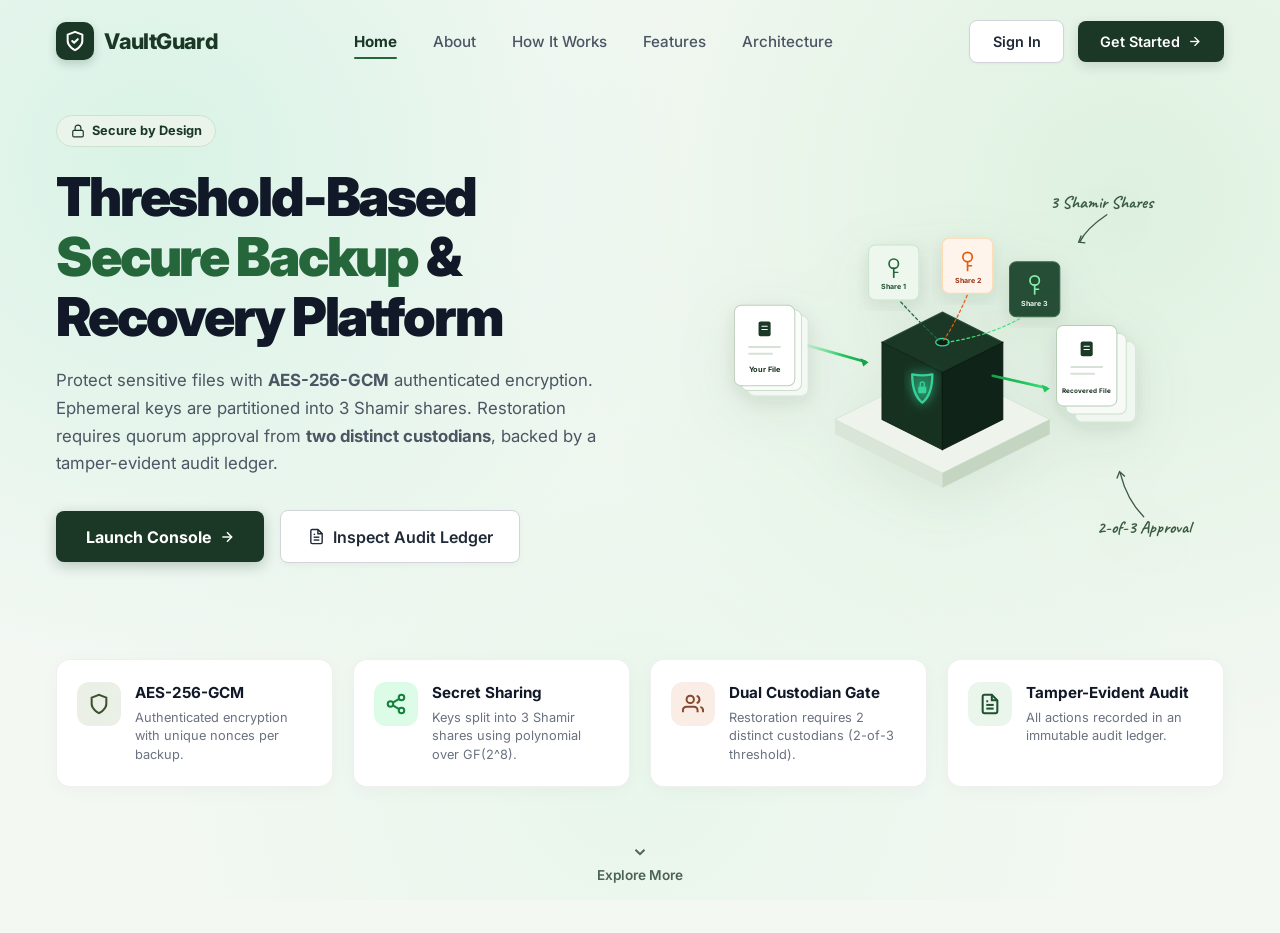
<file: frontend/index.html>
<!DOCTYPE html>
<html lang="en">
<head>
  <meta charset="UTF-8">
  <meta name="viewport" content="width=device-width, initial-scale=1.0">
  <title>VaultGuard — Threshold-Based Secure Backup & Recovery Platform</title>
  <link rel="preconnect" href="https://fonts.googleapis.com">
  <link rel="preconnect" href="https://fonts.gstatic.com" crossorigin>
  <link href="https://fonts.googleapis.com/css2?family=Caveat:wght@600;700&family=Inter:wght@400;500;600;700;800;900&family=JetBrains+Mono:wght@400;600&display=swap" rel="stylesheet">
  <link rel="stylesheet" href="assets/css/styles.css?v=2.0">
  <style>
    /* Reset & Core Defaults */
    * { margin: 0; padding: 0; box-sizing: border-box; }
    body.landing-page {
      font-family: 'Inter', -apple-system, BlinkMacSystemFont, "Segoe UI", Roboto, sans-serif;
      background-color: #f4f8f3;
      background-image: 
        radial-gradient(circle at 12% 18%, rgba(52, 211, 153, 0.14) 0%, transparent 40%),
        radial-gradient(circle at 88% 22%, rgba(200, 235, 205, 0.5) 0%, transparent 45%),
        radial-gradient(circle at 50% 85%, rgba(225, 245, 230, 0.6) 0%, transparent 55%);
      background-attachment: fixed;
      color: #0f172a;
      min-height: 100vh;
      display: flex;
      flex-direction: column;
      -webkit-font-smoothing: antialiased;
    }

    /* Landing Header Navigation */
    .landing-nav {
      display: flex;
      align-items: center;
      justify-content: space-between;
      padding: 1.25rem 3.5rem;
      max-width: 1440px;
      margin: 0 auto;
      width: 100%;
    }
    .landing-brand {
      display: flex;
      align-items: center;
      gap: 0.65rem;
      font-size: 1.35rem;
      font-weight: 800;
      color: #1b3826;
      text-decoration: none;
      letter-spacing: -0.03em;
    }
    .landing-brand-icon {
      width: 38px;
      height: 38px;
      background: #1b3826;
      border-radius: 10px;
      display: flex;
      align-items: center;
      justify-content: center;
      color: #ffffff;
      box-shadow: 0 4px 10px rgba(27, 56, 38, 0.2);
    }
    .landing-menu {
      display: flex;
      align-items: center;
      gap: 2.25rem;
      list-style: none;
      margin: 0;
      padding: 0;
    }
    .landing-menu-item a {
      color: #4b5563;
      font-size: 0.95rem;
      font-weight: 500;
      padding: 0.4rem 0;
      position: relative;
      text-decoration: none;
      transition: color 0.15s;
    }
    .landing-menu-item a:hover {
      color: #1b3826;
    }
    .landing-menu-item a.active {
      color: #1b3826;
      font-weight: 700;
    }
    .landing-menu-item a.active::after {
      content: '';
      position: absolute;
      bottom: -2px;
      left: 0;
      width: 100%;
      height: 2.5px;
      background-color: #25663a;
      border-radius: 2px;
    }
    .landing-auth-btns {
      display: flex;
      align-items: center;
      gap: 0.85rem;
    }
    .btn-landing-signin {
      padding: 0.6rem 1.4rem;
      border: 1px solid #d1d5db;
      border-radius: 8px;
      font-weight: 600;
      font-size: 0.9rem;
      color: #1f2937;
      background: #ffffff;
      text-decoration: none;
      box-shadow: 0 1px 3px rgba(0, 0, 0, 0.04);
      transition: all 0.15s;
    }
    .btn-landing-signin:hover {
      background: #f9fafb;
      border-color: #9ca3af;
    }
    .btn-landing-getstarted {
      padding: 0.6rem 1.4rem;
      border-radius: 8px;
      font-weight: 600;
      font-size: 0.9rem;
      background: #1b3826;
      color: #ffffff;
      display: inline-flex;
      align-items: center;
      gap: 0.4rem;
      text-decoration: none;
      box-shadow: 0 4px 12px rgba(27, 56, 38, 0.15);
      transition: all 0.15s;
    }
    .btn-landing-getstarted:hover {
      background: #132b1d;
      transform: translateY(-1px);
    }

    /* Landing Hero Grid */
    .landing-hero-container {
      max-width: 1440px;
      margin: 0 auto;
      padding: 2rem 3.5rem 3.5rem 3.5rem;
      display: grid;
      grid-template-columns: 1.05fr 1fr;
      gap: 2.5rem;
      align-items: center;
      width: 100%;
    }
    .hero-pill-badge {
      display: inline-flex;
      align-items: center;
      gap: 0.45rem;
      background: #eaf4eb;
      border: 1px solid #cce4cd;
      color: #1b3826;
      padding: 0.35rem 0.85rem;
      border-radius: 30px;
      font-size: 0.8rem;
      font-weight: 700;
      margin-bottom: 1.25rem;
    }
    .hero-title {
      font-size: 3.35rem;
      font-weight: 900;
      line-height: 1.12;
      letter-spacing: -0.04em;
      color: #111827;
      margin-bottom: 1.25rem;
    }
    .hero-title .text-highlight {
      color: #25663a;
    }
    .hero-description {
      font-size: 1.05rem;
      line-height: 1.65;
      color: #4b5563;
      margin-bottom: 2rem;
      max-width: 560px;
    }
    .hero-cta-group {
      display: flex;
      align-items: center;
      gap: 1rem;
      margin-bottom: 2.5rem;
    }
    .btn-hero-primary {
      background: #1b3826;
      color: #ffffff;
      padding: 0.85rem 1.85rem;
      border-radius: 8px;
      font-weight: 700;
      font-size: 1rem;
      display: inline-flex;
      align-items: center;
      gap: 0.5rem;
      box-shadow: 0 4px 14px rgba(27, 56, 38, 0.25);
      text-decoration: none;
      transition: all 0.15s;
    }
    .btn-hero-primary:hover {
      background: #132b1d;
      transform: translateY(-1px);
    }
    .btn-hero-outline {
      background: #ffffff;
      color: #1f2937;
      border: 1px solid #d1d5db;
      padding: 0.85rem 1.65rem;
      border-radius: 8px;
      font-weight: 600;
      font-size: 1rem;
      display: inline-flex;
      align-items: center;
      gap: 0.5rem;
      box-shadow: 0 2px 6px rgba(0, 0, 0, 0.04);
      text-decoration: none;
      transition: all 0.15s;
    }
    .btn-hero-outline:hover {
      background: #f9fafb;
      border-color: #9ca3af;
    }

    /* Illustration Wrapper */
    .illustration-container {
      position: relative;
      width: 100%;
      max-width: 650px;
      margin: 0 auto;
      display: flex;
      justify-content: center;
      align-items: center;
    }
    .isometric-svg {
      width: 100%;
      height: auto;
      display: block;
      filter: drop-shadow(0 15px 30px rgba(30, 58, 40, 0.08));
    }
    .handwriting {
      font-family: 'Caveat', cursive;
      font-size: 26px;
      font-weight: 700;
      fill: #3b5a45;
    }

    /* Landing Feature Cards */
    .landing-feature-grid {
      max-width: 1440px;
      margin: 0 auto;
      padding: 0 3.5rem 3rem 3.5rem;
      display: grid;
      grid-template-columns: repeat(4, 1fr);
      gap: 1.25rem;
      width: 100%;
    }
    .landing-feat-card {
      background: #ffffff;
      border: 1px solid rgba(0, 0, 0, 0.06);
      border-radius: 14px;
      padding: 1.35rem 1.25rem;
      display: flex;
      align-items: flex-start;
      gap: 0.9rem;
      box-shadow: 0 4px 20px -2px rgba(27, 56, 38, 0.04);
      transition: transform 0.2s, box-shadow 0.2s;
    }
    .landing-feat-card:hover {
      transform: translateY(-2px);
      box-shadow: 0 8px 25px -4px rgba(27, 56, 38, 0.08);
    }
    .feat-icon-circle {
      width: 44px;
      height: 44px;
      border-radius: 12px;
      display: flex;
      align-items: center;
      justify-content: center;
      flex-shrink: 0;
    }
    .feat-icon-circle.green { background: #eaf5eb; color: #1e5230; }
    .feat-icon-circle.mint { background: #dcfce7; color: #15803d; }
    .feat-icon-circle.peach { background: #faede6; color: #8a482b; }
    .feat-icon-circle.olive { background: #eaf0e6; color: #3b5030; }
    .feat-content h3 {
      font-size: 0.95rem;
      font-weight: 700;
      color: #111827;
      margin-bottom: 0.25rem;
    }
    .feat-content p {
      font-size: 0.8rem;
      color: #6b7280;
      line-height: 1.45;
    }
    .landing-scroll-explore {
      display: flex;
      flex-direction: column;
      align-items: center;
      gap: 0.25rem;
      margin: 0.5rem auto 3rem auto;
      color: #4b6352;
      font-size: 0.85rem;
      font-weight: 600;
      cursor: pointer;
      transition: opacity 0.2s;
    }
    .landing-scroll-explore:hover {
      opacity: 0.75;
    }

    @media (max-width: 1024px) {
      .landing-hero-container { grid-template-columns: 1fr; text-align: center; }
      .hero-description { margin-left: auto; margin-right: auto; }
      .hero-cta-group { justify-content: center; }
      .landing-feature-grid { grid-template-columns: repeat(2, 1fr); }
    }
    @media (max-width: 640px) {
      .landing-nav { padding: 1rem 1.5rem; }
      .landing-menu { display: none; }
      .landing-feature-grid { grid-template-columns: 1fr; }
      .hero-title { font-size: 2.5rem; }
    }
  </style>
</head>
<body class="landing-page">

  <!-- Navigation Header -->
  <header class="landing-nav">
    <a href="index.html" class="landing-brand">
      <div class="landing-brand-icon">
        <svg style="width: 22px; height: 22px; fill: none; stroke: #ffffff; stroke-width: 2.2; stroke-linecap: round; stroke-linejoin: round;" viewBox="0 0 24 24">
          <path d="M12 22s8-4 8-10V5l-8-3-8 3v7c0 6 8 10 8 10z"></path>
          <path d="M9 12l2 2 4-4"></path>
        </svg>
      </div>
      <span>VaultGuard</span>
    </a>

    <ul class="landing-menu">
      <li class="landing-menu-item"><a href="index.html" class="active">Home</a></li>
      <li class="landing-menu-item"><a href="#about">About</a></li>
      <li class="landing-menu-item"><a href="#how-it-works">How It Works</a></li>
      <li class="landing-menu-item"><a href="#features">Features</a></li>
      <li class="landing-menu-item"><a href="#architecture">Architecture</a></li>
    </ul>

    <div class="landing-auth-btns">
      <a href="login.html" class="btn-landing-signin">Sign In</a>
      <a href="register.html" class="btn-landing-getstarted">
        <span>Get Started</span>
        <svg style="width: 15px; height: 15px; stroke: currentColor; fill: none; stroke-width: 2.2;" viewBox="0 0 24 24">
          <line x1="5" y1="12" x2="19" y2="12"></line>
          <polyline points="12 5 19 12 12 19"></polyline>
        </svg>
      </a>
    </div>
  </header>

  <!-- Hero Main Section -->
  <main class="landing-hero-container">
    <!-- Left Column Content -->
    <div>
      <div class="hero-pill-badge">
        <svg style="width: 14px; height: 14px; fill: none; stroke: currentColor; stroke-width: 2;" viewBox="0 0 24 24">
          <rect x="3" y="11" width="18" height="11" rx="2" ry="2"></rect>
          <path d="M7 11V7a5 5 0 0 1 10 0v4"></path>
        </svg>
        <span>Secure by Design</span>
      </div>

      <h1 class="hero-title">
        Threshold-Based<br>
        <span class="text-highlight">Secure Backup</span> &<br>
        Recovery Platform
      </h1>

      <p class="hero-description">
        Protect sensitive files with <strong>AES-256-GCM</strong> authenticated encryption. Ephemeral keys are partitioned into 3 Shamir shares. Restoration requires quorum approval from <strong>two distinct custodians</strong>, backed by a tamper-evident audit ledger.
      </p>

      <div class="hero-cta-group">
        <a href="dashboard.html" class="btn-hero-primary">
          <span>Launch Console</span>
          <svg style="width: 16px; height: 16px; stroke: currentColor; fill: none; stroke-width: 2.2;" viewBox="0 0 24 24">
            <line x1="5" y1="12" x2="19" y2="12"></line>
            <polyline points="12 5 19 12 12 19"></polyline>
          </svg>
        </a>

        <a href="audit.html" class="btn-hero-outline">
          <svg style="width: 17px; height: 17px; fill: none; stroke: currentColor; stroke-width: 2;" viewBox="0 0 24 24">
            <path d="M14 2H6a2 2 0 0 0-2 2v16a2 2 0 0 0 2 2h12a2 2 0 0 0 2-2V8z"></path>
            <polyline points="14 2 14 8 20 8"></polyline>
            <line x1="16" y1="13" x2="8" y2="13"></line>
            <line x1="16" y1="17" x2="8" y2="17"></line>
            <polyline points="10 9 9 9 8 9"></polyline>
          </svg>
          <span>Inspect Audit Ledger</span>
        </a>
      </div>
    </div>

    <!-- Right Column 3D Isometric Visual Illustration -->
    <div class="illustration-container">
      <svg class="isometric-svg" viewBox="0 0 820 620" fill="none" xmlns="http://www.w3.org/2000/svg">
        <defs>
          <filter id="soft-card-shadow" x="-20%" y="-20%" width="140%" height="140%">
            <feDropShadow dx="0" dy="8" stdDeviation="12" flood-color="#142e1b" flood-opacity="0.08"/>
          </filter>
          <filter id="shield-glow" x="-40%" y="-40%" width="180%" height="180%">
            <feGaussianBlur stdDeviation="8" result="coloredBlur"/>
            <feMerge>
              <feMergeNode in="coloredBlur"/>
              <feMergeNode in="SourceGraphic"/>
            </feMerge>
          </filter>
          <linearGradient id="entry-arrow-grad" x1="0" y1="0" x2="1" y2="0">
            <stop offset="0%" stop-color="#4ade80" stop-opacity="0.2"/>
            <stop offset="60%" stop-color="#22c55e"/>
            <stop offset="100%" stop-color="#16a34a"/>
          </linearGradient>
          <linearGradient id="exit-arrow-grad" x1="0" y1="0" x2="1" y2="0">
            <stop offset="0%" stop-color="#16a34a"/>
            <stop offset="60%" stop-color="#22c55e"/>
            <stop offset="100%" stop-color="#4ade80"/>
          </linearGradient>
        </defs>

        <!-- Handwritten Annotations -->
        <text x="560" y="85" class="handwriting">3 Shamir Shares</text>
        <path d="M 645 95 Q 615 115 605 135" stroke="#3b5a45" stroke-width="2" stroke-linecap="round" fill="none"/>
        <polyline points="613,137 603,136 607,126" stroke="#3b5a45" stroke-width="2" fill="none"/>

        <text x="630" y="570" class="handwriting">2-of-3 Approval</text>
        <path d="M 700 545 Q 675 520 665 480" stroke="#3b5a45" stroke-width="2" stroke-linecap="round" fill="none"/>
        <polyline points="672,485 664,478 660,488" stroke="#3b5a45" stroke-width="2" fill="none"/>

        <!-- Isometric Base Platform -->
        <g id="base-platform">
          <polygon points="400,320 560,400 400,480 240,400" fill="#eef4ec" stroke="#d5e3d3" stroke-width="1.5"/>
          <polygon points="240,400 400,480 400,502 240,422" fill="#d9e5d7"/>
          <polygon points="400,480 560,400 560,422 400,502" fill="#c4d5c2"/>
        </g>

        <!-- Central Vault Cube -->
        <g id="vault-cube">
          <polygon points="400,240 490,285 400,330 310,285" fill="#1b3826" stroke="#254d34" stroke-width="1.5"/>
          <ellipse cx="400" cy="285" rx="10" ry="5.5" fill="#0c1d13" stroke="#34d399" stroke-width="2"/>

          <polygon points="310,285 400,330 400,445 310,400" fill="#173121" stroke="#102418" stroke-width="1.5"/>
          <polygon points="400,330 490,285 490,400 400,445" fill="#102318" stroke="#0b1a11" stroke-width="1.5"/>

          <!-- Glowing Green Shield on Cube Left Face -->
          <g transform="translate(340, 325)" filter="url(#shield-glow)">
            <path d="M 15 8 Q 30 11 45 8 Q 45 38 30 50 Q 15 38 15 8 Z" fill="rgba(52, 211, 153, 0.15)" stroke="#34d399" stroke-width="3.5" stroke-linejoin="round"/>
            <rect x="24" y="26" width="12" height="10" rx="2" fill="#34d399"/>
            <path d="M 27 26 L 27 22 A 3 3 0 0 1 33 22 L 33 26" stroke="#34d399" stroke-width="2" fill="none"/>
          </g>
        </g>

        <!-- Left Side: "Your File" Stack -->
        <g id="your-file-group" transform="translate(90, 230)" filter="url(#soft-card-shadow)">
          <rect x="20" y="15" width="90" height="120" rx="10" fill="#f4f8f4" stroke="#d5e3d5" stroke-width="1.5"/>
          <rect x="10" y="7" width="90" height="120" rx="10" fill="#fbfdfb" stroke="#ccdecb" stroke-width="1.5"/>
          <rect x="0" y="0" width="90" height="120" rx="10" fill="#ffffff" stroke="#bcd0bb" stroke-width="1.5"/>
          
          <rect x="36" y="24" width="18" height="22" rx="3" fill="#1b3826"/>
          <line x1="41" y1="31" x2="49" y2="31" stroke="#ffffff" stroke-width="1.5" stroke-linecap="round"/>
          <line x1="41" y1="36" x2="49" y2="36" stroke="#ffffff" stroke-width="1.5" stroke-linecap="round"/>
          
          <line x1="22" y1="62" x2="68" y2="62" stroke="#d5e2d5" stroke-width="3" stroke-linecap="round"/>
          <line x1="22" y1="72" x2="56" y2="72" stroke="#d5e2d5" stroke-width="3" stroke-linecap="round"/>
          
          <text x="45" y="100" text-anchor="middle" font-family="'Inter', sans-serif" font-weight="700" font-size="11" fill="#173121">Your File</text>
        </g>

        <!-- Input Arrow -->
        <g transform="translate(200, 290)">
          <path d="M 0 0 L 85 24" stroke="url(#entry-arrow-grad)" stroke-width="4" stroke-linecap="round"/>
          <polygon points="90,25 78,19 82,31" fill="#16a34a"/>
        </g>

        <!-- Top: 3 Floating Key Share Cards -->
        <!-- Share 1 -->
        <g id="share-1-card" transform="translate(290, 140)" filter="url(#soft-card-shadow)">
          <rect x="0" y="0" width="75" height="82" rx="10" fill="#edf7ee" stroke="#c8e4cb" stroke-width="1.5"/>
          <circle cx="37.5" cy="28" r="7" stroke="#25663a" stroke-width="2.5" fill="none"/>
          <line x1="37.5" y1="35" x2="37.5" y2="48" stroke="#25663a" stroke-width="2.5" stroke-linecap="round"/>
          <line x1="37.5" y1="41" x2="43.5" y2="41" stroke="#25663a" stroke-width="2" stroke-linecap="round"/>
          <text x="37.5" y="66" text-anchor="middle" font-family="'Inter', sans-serif" font-weight="700" font-size="10.5" fill="#1e5230">Share 1</text>
        </g>

        <!-- Share 2 -->
        <g id="share-2-card" transform="translate(400, 130)" filter="url(#soft-card-shadow)">
          <rect x="0" y="0" width="75" height="82" rx="10" fill="#fff4eb" stroke="#fed7aa" stroke-width="1.5"/>
          <circle cx="37.5" cy="28" r="7" stroke="#ea580c" stroke-width="2.5" fill="none"/>
          <line x1="37.5" y1="35" x2="37.5" y2="48" stroke="#ea580c" stroke-width="2.5" stroke-linecap="round"/>
          <line x1="37.5" y1="41" x2="43.5" y2="41" stroke="#ea580c" stroke-width="2" stroke-linecap="round"/>
          <text x="37.5" y="66" text-anchor="middle" font-family="'Inter', sans-serif" font-weight="700" font-size="10.5" fill="#9a3412">Share 2</text>
        </g>

        <!-- Share 3 -->
        <g id="share-3-card" transform="translate(500, 165)" filter="url(#soft-card-shadow)">
          <rect x="0" y="0" width="75" height="82" rx="10" fill="#254d34" stroke="#366b49" stroke-width="1.5"/>
          <circle cx="37.5" cy="28" r="7" stroke="#86efac" stroke-width="2.5" fill="none"/>
          <line x1="37.5" y1="35" x2="37.5" y2="48" stroke="#86efac" stroke-width="2.5" stroke-linecap="round"/>
          <line x1="37.5" y1="41" x2="43.5" y2="41" stroke="#86efac" stroke-width="2" stroke-linecap="round"/>
          <text x="37.5" y="66" text-anchor="middle" font-family="'Inter', sans-serif" font-weight="700" font-size="10.5" fill="#eaf5eb">Share 3</text>
        </g>

        <!-- Connectors -->
        <path d="M 338 225 Q 370 260 395 282" stroke="#25663a" stroke-width="1.8" stroke-dasharray="4 4" stroke-linecap="round" fill="none"/>
        <path d="M 437 215 Q 420 255 402 282" stroke="#ea580c" stroke-width="1.8" stroke-dasharray="4 4" stroke-linecap="round" fill="none"/>
        <path d="M 515 250 Q 470 275 408 285" stroke="#4ade80" stroke-width="1.8" stroke-dasharray="4 4" stroke-linecap="round" fill="none"/>

        <!-- Output Arrow -->
        <g transform="translate(475, 335)">
          <path d="M 0 0 L 80 18" stroke="url(#exit-arrow-grad)" stroke-width="4" stroke-linecap="round"/>
          <polygon points="85,19 73,13 77,25" fill="#22c55e"/>
        </g>

        <!-- Right Side: "Recovered File" Stack -->
        <g id="recovered-file-group" transform="translate(570, 260)" filter="url(#soft-card-shadow)">
          <rect x="28" y="24" width="90" height="120" rx="10" fill="#f0f6f0" stroke="#d5e4d5" stroke-width="1.5"/>
          <rect x="14" y="12" width="90" height="120" rx="10" fill="#f8faf8" stroke="#cbe0cb" stroke-width="1.5"/>
          <rect x="0" y="0" width="90" height="120" rx="10" fill="#ffffff" stroke="#b4ceb4" stroke-width="1.5"/>
          
          <rect x="36" y="24" width="18" height="22" rx="3" fill="#1b3826"/>
          <line x1="41" y1="31" x2="49" y2="31" stroke="#ffffff" stroke-width="1.5" stroke-linecap="round"/>
          <line x1="41" y1="36" x2="49" y2="36" stroke="#ffffff" stroke-width="1.5" stroke-linecap="round"/>
          
          <line x1="22" y1="62" x2="68" y2="62" stroke="#d5e2d5" stroke-width="3" stroke-linecap="round"/>
          <line x1="22" y1="72" x2="56" y2="72" stroke="#d5e2d5" stroke-width="3" stroke-linecap="round"/>
          
          <text x="45" y="100" text-anchor="middle" font-family="'Inter', sans-serif" font-weight="700" font-size="9.5" fill="#173121">Recovered File</text>
        </g>
      </svg>
    </div>
  </main>

  <!-- Bottom Feature Row (4 Cards) -->
  <section class="landing-feature-grid" id="features">
    <!-- Card 1 -->
    <div class="landing-feat-card">
      <div class="feat-icon-circle olive">
        <svg style="width: 22px; height: 22px; stroke: currentColor; fill: none; stroke-width: 2.2;" viewBox="0 0 24 24">
          <path d="M12 22s8-4 8-10V5l-8-3-8 3v7c0 6 8 10 8 10z"></path>
        </svg>
      </div>
      <div class="feat-content">
        <h3>AES-256-GCM</h3>
        <p>Authenticated encryption with unique nonces per backup.</p>
      </div>
    </div>

    <!-- Card 2 -->
    <div class="landing-feat-card">
      <div class="feat-icon-circle mint">
        <svg style="width: 22px; height: 22px; stroke: currentColor; fill: none; stroke-width: 2.2;" viewBox="0 0 24 24">
          <circle cx="18" cy="5" r="3"></circle>
          <circle cx="6" cy="12" r="3"></circle>
          <circle cx="18" cy="19" r="3"></circle>
          <line x1="8.59" y1="13.51" x2="15.42" y2="17.49"></line>
          <line x1="15.41" y1="6.51" x2="8.59" y2="10.49"></line>
        </svg>
      </div>
      <div class="feat-content">
        <h3>Secret Sharing</h3>
        <p>Keys split into 3 Shamir shares using polynomial over GF(2^8).</p>
      </div>
    </div>

    <!-- Card 3 -->
    <div class="landing-feat-card">
      <div class="feat-icon-circle peach">
        <svg style="width: 22px; height: 22px; stroke: currentColor; fill: none; stroke-width: 2.2;" viewBox="0 0 24 24">
          <path d="M17 21v-2a4 4 0 0 0-4-4H5a4 4 0 0 0-4 4v2"></path>
          <circle cx="9" cy="7" r="4"></circle>
          <path d="M23 21v-2a4 4 0 0 0-3-3.87"></path>
          <path d="M16 3.13a4 4 0 0 1 0 7.75"></path>
        </svg>
      </div>
      <div class="feat-content">
        <h3>Dual Custodian Gate</h3>
        <p>Restoration requires 2 distinct custodians (2-of-3 threshold).</p>
      </div>
    </div>

    <!-- Card 4 -->
    <div class="landing-feat-card">
      <div class="feat-icon-circle green">
        <svg style="width: 22px; height: 22px; stroke: currentColor; fill: none; stroke-width: 2.2;" viewBox="0 0 24 24">
          <path d="M14 2H6a2 2 0 0 0-2 2v16a2 2 0 0 0 2 2h12a2 2 0 0 0 2-2V8z"></path>
          <polyline points="14 2 14 8 20 8"></polyline>
          <line x1="16" y1="13" x2="8" y2="13"></line>
          <line x1="16" y1="17" x2="8" y2="17"></line>
          <polyline points="10 9 9 9 8 9"></polyline>
        </svg>
      </div>
      <div class="feat-content">
        <h3>Tamper-Evident Audit</h3>
        <p>All actions recorded in an immutable audit ledger.</p>
      </div>
    </div>
  </section>

  <!-- Explore More Indicator -->
  <div class="landing-scroll-explore" onclick="window.location.href='dashboard.html'">
    <svg style="width: 18px; height: 18px; stroke: currentColor; fill: none; stroke-width: 2.5;" viewBox="0 0 24 24">
      <polyline points="6 9 12 15 18 9"></polyline>
    </svg>
    <span>Explore More</span>
  </div>

  <script src="assets/js/config.js"></script>
  <script src="assets/js/api.js"></script>
</body>
</html>
</file>
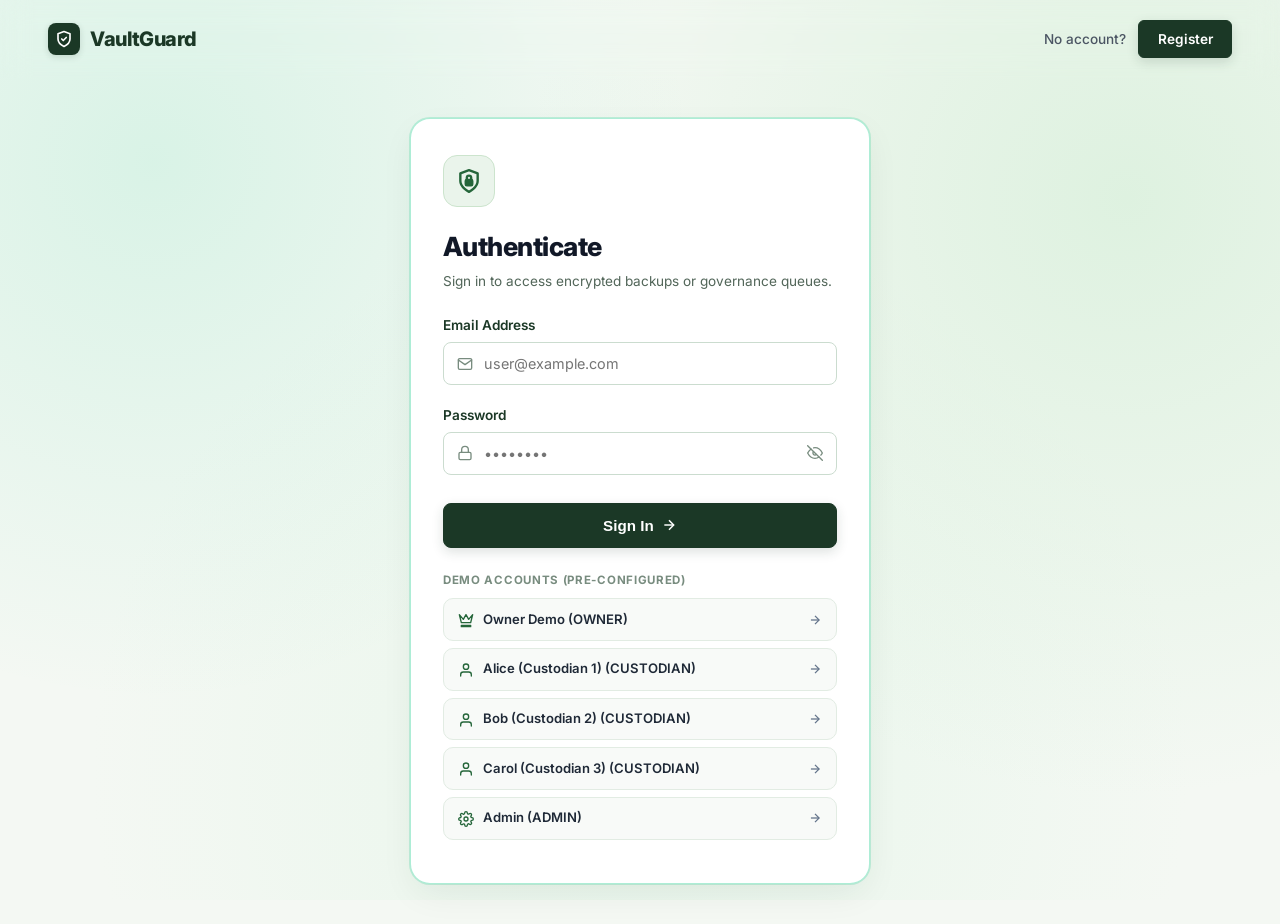
<file: frontend/audit.html>
<!DOCTYPE html>
<html lang="en">
<head>
  <meta charset="UTF-8">
  <meta name="viewport" content="width=device-width, initial-scale=1.0">
  <title>Audit Ledger — VaultGuard</title>
  <link rel="preconnect" href="https://fonts.googleapis.com">
  <link rel="preconnect" href="https://fonts.gstatic.com" crossorigin>
  <link href="https://fonts.googleapis.com/css2?family=Inter:wght@400;500;600;700;800;900&family=JetBrains+Mono:wght@400;600&display=swap" rel="stylesheet">
  <link rel="stylesheet" href="assets/css/styles.css">
</head>
<body>
  <nav class="navbar">
    <a href="index.html" class="brand">
      <div class="brand-icon">
        <svg style="width: 18px; height: 18px; fill: none; stroke: #ffffff; stroke-width: 2.2; stroke-linecap: round; stroke-linejoin: round;" viewBox="0 0 24 24">
          <path d="M12 22s8-4 8-10V5l-8-3-8 3v7c0 6 8 10 8 10z"></path>
          <path d="M9 12l2 2 4-4"></path>
        </svg>
      </div>
      <span>VaultGuard</span>
    </a>
    <ul class="nav-links" id="navbar-links">
      <!-- Injected by api.js -->
    </ul>
    <div class="nav-right" id="navbar-right">
      <!-- Injected by api.js -->
    </div>
  </nav>

  <main class="container">
    <div class="page-header">
      <div>
        <h1 class="page-title">Tamper-Evident Audit Ledger</h1>
        <p class="page-subtitle">
          Cryptographically hash-chained event logs recording all backups, approvals, verifications, and restores.
        </p>
      </div>
      <div>
        <button id="verify-chain-btn" class="btn btn-primary">
          <svg style="width: 16px; height: 16px; stroke: currentColor; fill: none; stroke-width: 2.2;" viewBox="0 0 24 24">
            <path d="M10 13a5 5 0 0 0 7.54.54l3-3a5 5 0 0 0-7.07-7.07l-1.72 1.71"></path>
            <path d="M14 11a5 5 0 0 0-7.54-.54l-3 3a5 5 0 0 0 7.07 7.07l1.71-1.71"></path>
          </svg>
          <span>Verify Hash Chain Integrity</span>
        </button>
      </div>
    </div>

    <!-- Chain Result Notification -->
    <div id="chain-result-box" style="display: none; margin-bottom: 1.5rem;">
      <!-- Populated by audit.js -->
    </div>

    <div class="card">
      <div class="card-header">
        <h2 class="card-title">Chained Event History</h2>
      </div>

      <div class="table-responsive">
        <table class="table">
          <thead>
            <tr>
              <th>Timestamp (UTC)</th>
              <th>Actor</th>
              <th>Action</th>
              <th>Target</th>
              <th>Outcome</th>
              <th>Cryptographic Hash Link</th>
            </tr>
          </thead>
          <tbody id="audit-tbody">
            <!-- Populated by audit.js -->
          </tbody>
        </table>
      </div>

      <div id="audit-empty-state" style="display: none; text-align: center; padding: 3.5rem 1rem;">
        <h3 style="color: var(--brand-dark); margin-bottom: 0.5rem; font-size: 1.15rem;">Audit log is empty</h3>
      </div>
    </div>
  </main>

  <script src="assets/js/config.js"></script>
  <script src="assets/js/api.js"></script>
  <script src="assets/js/audit.js"></script>
</body>
</html>
</file>
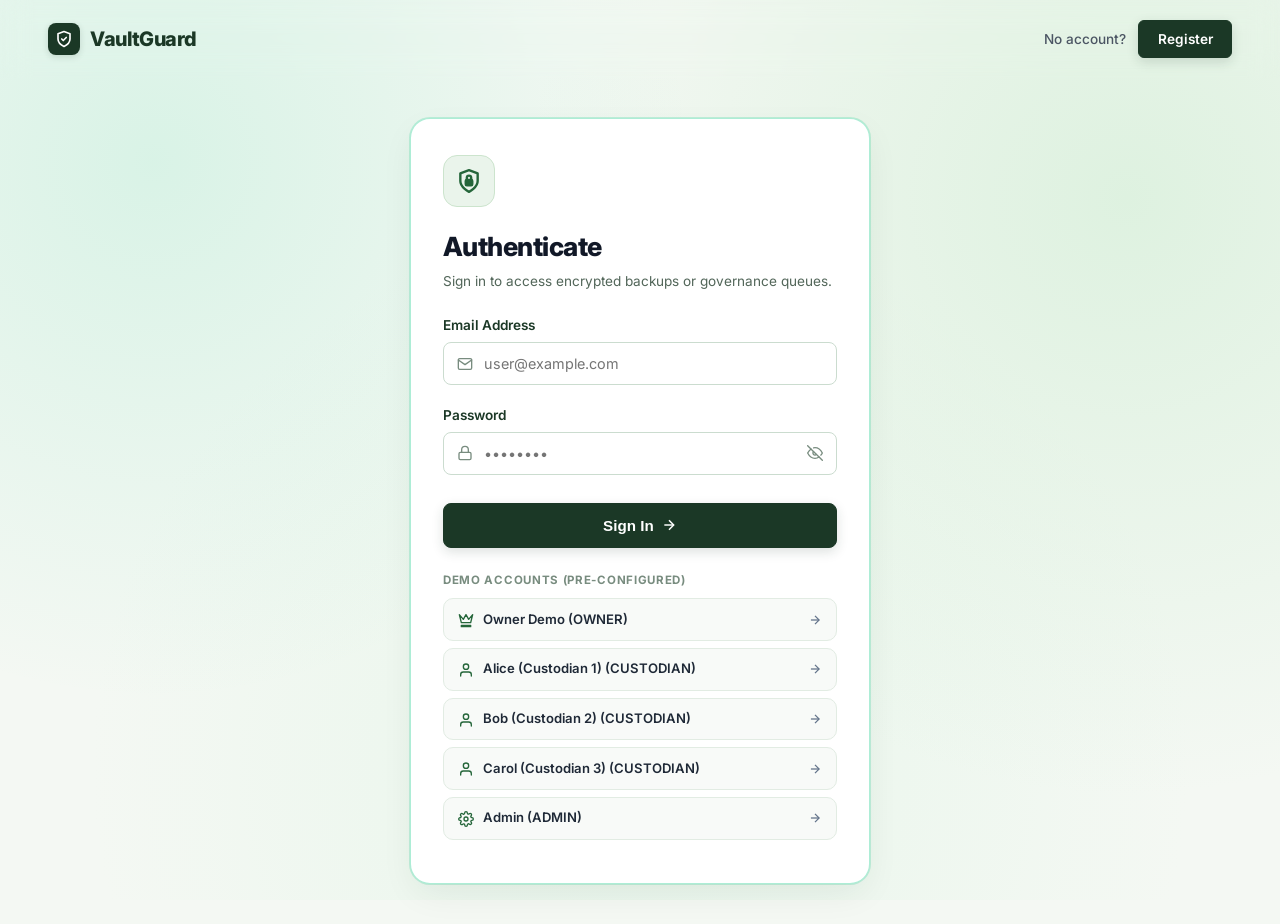
<file: frontend/backup-details.html>
<!DOCTYPE html>
<html lang="en">
<head>
  <meta charset="UTF-8">
  <meta name="viewport" content="width=device-width, initial-scale=1.0">
  <title>Backup Inspector — VaultGuard</title>
  <link rel="preconnect" href="https://fonts.googleapis.com">
  <link rel="preconnect" href="https://fonts.gstatic.com" crossorigin>
  <link href="https://fonts.googleapis.com/css2?family=Inter:wght@400;500;600;700;800;900&family=JetBrains+Mono:wght@400;600&display=swap" rel="stylesheet">
  <link rel="stylesheet" href="assets/css/styles.css?v=2.0">
</head>
<body>
  <nav class="navbar">
    <a href="index.html" class="brand">
      <div class="brand-icon">
        <svg style="width: 18px; height: 18px; fill: none; stroke: #ffffff; stroke-width: 2.2; stroke-linecap: round; stroke-linejoin: round;" viewBox="0 0 24 24">
          <path d="M12 22s8-4 8-10V5l-8-3-8 3v7c0 6 8 10 8 10z"></path>
          <path d="M9 12l2 2 4-4"></path>
        </svg>
      </div>
      <span>VaultGuard</span>
    </a>
    <ul class="nav-links" id="navbar-links">
      <!-- Injected by api.js -->
    </ul>
    <div class="nav-right" id="navbar-right">
      <!-- Injected by api.js -->
    </div>
  </nav>

  <main class="container">
    <div class="page-header">
      <div>
        <div style="margin-bottom: 0.35rem;">
          <a href="dashboard.html" style="font-size: 0.85rem; color: var(--brand-green); font-weight: 600;">← Back to Backups</a>
        </div>
        <h1 class="page-title" id="backup-filename">Loading backup...</h1>
        <p class="page-subtitle" style="font-family: var(--font-mono); font-size: 0.82rem;" id="backup-id">-</p>
      </div>
    </div>

    <div style="display: grid; grid-template-columns: 1fr 1fr; gap: 1.5rem; margin-bottom: 1.5rem;">
      <!-- Metadata Inspector Card -->
      <div class="card">
        <div class="card-header">
          <h2 class="card-title">Metadata Inspector</h2>
        </div>

        <div style="display: flex; flex-direction: column; gap: 0.85rem; font-size: 0.9rem;">
          <div style="display: flex; justify-content: space-between; border-bottom: 1px solid var(--border-subtle); padding-bottom: 0.5rem;">
            <span style="color: var(--text-secondary);">Algorithm</span>
            <span style="font-weight: 700; color: var(--brand-dark); font-family: var(--font-mono);" id="backup-alg">-</span>
          </div>
          <div style="display: flex; justify-content: space-between; border-bottom: 1px solid var(--border-subtle); padding-bottom: 0.5rem;">
            <span style="color: var(--text-secondary);">Payload Size</span>
            <span style="font-weight: 700; color: var(--brand-dark); font-family: var(--font-mono);" id="backup-size">-</span>
          </div>
          <div style="display: flex; justify-content: space-between; border-bottom: 1px solid var(--border-subtle); padding-bottom: 0.5rem;">
            <span style="color: var(--text-secondary);">Status</span>
            <span class="badge" id="backup-status">-</span>
          </div>
          <div style="display: flex; justify-content: space-between; border-bottom: 1px solid var(--border-subtle); padding-bottom: 0.5rem;">
            <span style="color: var(--text-secondary);">Shamir Threshold</span>
            <span class="badge badge-custodian">2-of-3 Shares</span>
          </div>
          <div style="display: flex; justify-content: space-between;">
            <span style="color: var(--text-secondary);">Created</span>
            <span style="color: var(--text-dark); font-family: var(--font-mono); font-size: 0.85rem;" id="backup-created">-</span>
          </div>
        </div>
      </div>

      <!-- Recovery Request Card -->
      <div class="card">
        <div class="card-header">
          <h2 class="card-title">Initiate File Recovery</h2>
        </div>
        <p style="font-size: 0.85rem; color: var(--text-secondary); margin-bottom: 1rem;">
          Restoring this file triggers a dual-custodian quorum review. Two independent approvals are required before key reconstruction.
        </p>

        <form id="request-recovery-form">
          <div class="form-group">
            <label class="form-label" for="recovery-reason">Justification / Reason</label>
            <textarea id="recovery-reason" class="form-control" rows="3" placeholder="e.g. Disaster recovery / Accidental file loss" required></textarea>
          </div>
          <button type="submit" class="btn btn-primary" style="width: 100%;">
            Submit Recovery Request
          </button>
        </form>
      </div>
    </div>

    <!-- Live Cryptographic Integrity Verification Panel -->
    <div class="card">
      <div class="card-header">
        <h2 class="card-title">Cryptographic Integrity Verification</h2>
      </div>
      <p style="font-size: 0.85rem; color: var(--text-secondary); margin-bottom: 1.25rem;">
        Reconstructs the DEK from 2 shares in transient RAM and evaluates the AES-GCM authentication tag against the stored ciphertext to detect tampering.
      </p>

      <button id="verify-integrity-btn" class="btn btn-outline" style="font-weight: 700;">
        <svg style="width: 16px; height: 16px; stroke: currentColor; fill: none; stroke-width: 2.2;" viewBox="0 0 24 24">
          <path d="M12 22s8-4 8-10V5l-8-3-8 3v7c0 6 8 10 8 10z"></path>
          <path d="M9 12l2 2 4-4"></path>
        </svg>
        <span>Run Cryptographic Integrity Check</span>
      </button>

      <div id="verify-result-box" style="display: none; margin-top: 1.25rem;">
        <!-- Filled by backups.js -->
      </div>
    </div>
  </main>

  <script src="assets/js/config.js"></script>
  <script src="assets/js/api.js"></script>
  <script src="assets/js/backups.js"></script>
</body>
</html>
</file>
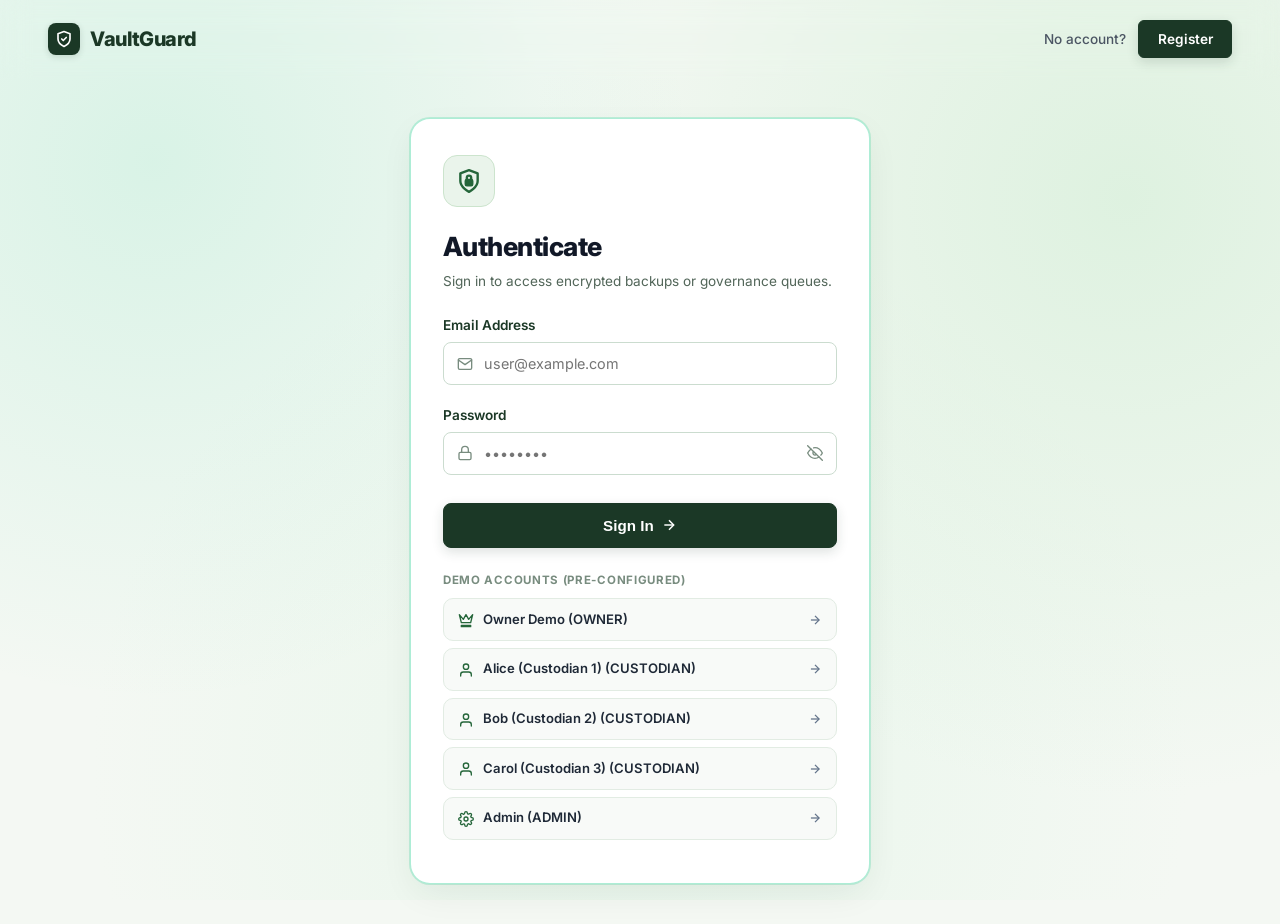
<file: frontend/custodian.html>
<!DOCTYPE html>
<html lang="en">
<head>
  <meta charset="UTF-8">
  <meta name="viewport" content="width=device-width, initial-scale=1.0">
  <title>Custodian Governance Queue — VaultGuard</title>
  <link rel="preconnect" href="https://fonts.googleapis.com">
  <link rel="preconnect" href="https://fonts.gstatic.com" crossorigin>
  <link href="https://fonts.googleapis.com/css2?family=Inter:wght@400;500;600;700;800;900&family=JetBrains+Mono:wght@400;600&display=swap" rel="stylesheet">
  <link rel="stylesheet" href="assets/css/styles.css">
</head>
<body>
  <nav class="navbar">
    <a href="index.html" class="brand">
      <div class="brand-icon">
        <svg style="width: 18px; height: 18px; fill: none; stroke: #ffffff; stroke-width: 2.2; stroke-linecap: round; stroke-linejoin: round;" viewBox="0 0 24 24">
          <path d="M12 22s8-4 8-10V5l-8-3-8 3v7c0 6 8 10 8 10z"></path>
          <path d="M9 12l2 2 4-4"></path>
        </svg>
      </div>
      <span>VaultGuard</span>
    </a>
    <ul class="nav-links" id="navbar-links">
      <!-- Injected by api.js -->
    </ul>
    <div class="nav-right" id="navbar-right">
      <!-- Injected by api.js -->
    </div>
  </nav>

  <main class="container">
    <div class="page-header">
      <div>
        <h1 class="page-title">Custodian Governance Queue</h1>
        <p class="page-subtitle">
          Review incoming recovery requests and authorize cryptographic key reconstruction.
        </p>
      </div>
      <div>
        <span class="badge badge-custodian" style="padding: 0.4rem 0.85rem; font-size: 0.8rem;">
          2 Approvals Required
        </span>
      </div>
    </div>

    <div class="card">
      <div class="card-header">
        <h2 class="card-title">Pending Governance Authorizations</h2>
      </div>

      <div class="table-responsive">
        <table class="table">
          <thead>
            <tr>
              <th>Backup Identifier</th>
              <th>Justification</th>
              <th>Status & Quorum</th>
              <th>Submitted</th>
              <th>Custodian Decision</th>
            </tr>
          </thead>
          <tbody id="custodian-queue-tbody">
            <!-- Populated by custodian.js -->
          </tbody>
        </table>
      </div>

      <div id="queue-empty-state" style="display: none; text-align: center; padding: 3.5rem 1rem;">
        <h3 style="color: var(--brand-dark); margin-bottom: 0.5rem; font-size: 1.15rem;">Governance queue is clear</h3>
        <p style="color: var(--text-muted); font-size: 0.9rem;">
          No pending recovery requests awaiting custodian quorum review.
        </p>
      </div>
    </div>
  </main>

  <script src="assets/js/config.js"></script>
  <script src="assets/js/api.js"></script>
  <script src="assets/js/custodian.js"></script>
</body>
</html>
</file>
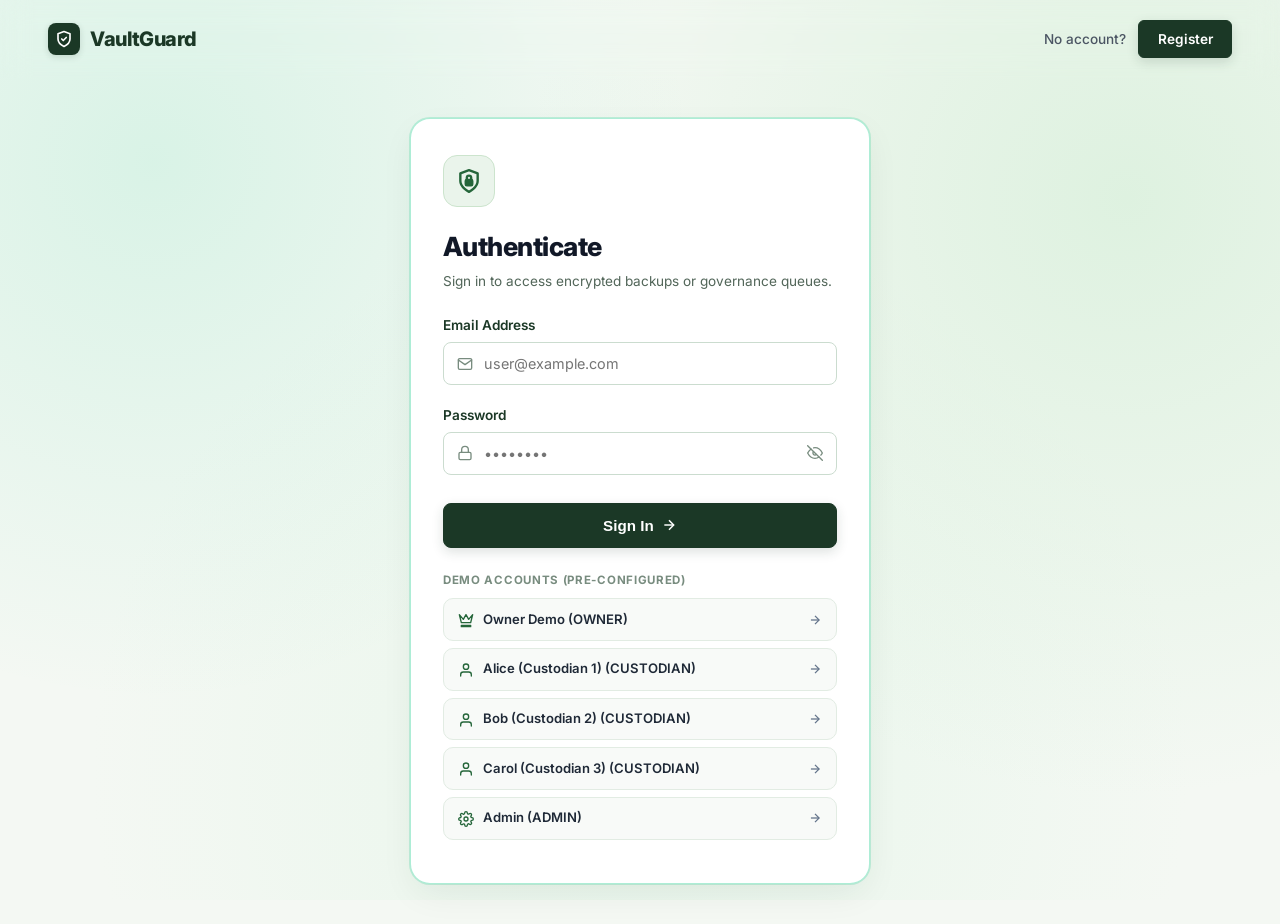
<file: frontend/dashboard.html>
<!DOCTYPE html>
<html lang="en">
<head>
  <meta charset="UTF-8">
  <meta name="viewport" content="width=device-width, initial-scale=1.0">
  <title>Dashboard — VaultGuard</title>
  <link rel="preconnect" href="https://fonts.googleapis.com">
  <link rel="preconnect" href="https://fonts.gstatic.com" crossorigin>
  <link href="https://fonts.googleapis.com/css2?family=Inter:wght@400;500;600;700;800;900&family=JetBrains+Mono:wght@400;600&display=swap" rel="stylesheet">
  <link rel="stylesheet" href="assets/css/styles.css?v=2.0">
</head>
<body>
  <nav class="navbar">
    <a href="index.html" class="brand">
      <div class="brand-icon">
        <svg style="width: 18px; height: 18px; fill: none; stroke: #ffffff; stroke-width: 2.2; stroke-linecap: round; stroke-linejoin: round;" viewBox="0 0 24 24">
          <path d="M12 22s8-4 8-10V5l-8-3-8 3v7c0 6 8 10 8 10z"></path>
          <path d="M9 12l2 2 4-4"></path>
        </svg>
      </div>
      <span>VaultGuard</span>
    </a>
    <ul class="nav-links" id="navbar-links">
      <!-- Injected by api.js -->
    </ul>
    <div class="nav-right" id="navbar-right">
      <!-- Injected by api.js -->
    </div>
  </nav>

  <main class="container">
    <div class="page-header">
      <div>
        <h1 class="page-title">Encrypted Backups Console</h1>
        <p class="page-subtitle">Manage AES-256-GCM encrypted files and 2-of-3 Shamir key partitions.</p>
      </div>
      <div>
        <button id="open-upload-modal-btn" class="btn btn-primary">
          <svg style="width: 16px; height: 16px; stroke: currentColor; fill: none; stroke-width: 2.5;" viewBox="0 0 24 24">
            <line x1="12" y1="5" x2="12" y2="19"></line>
            <line x1="5" y1="12" x2="19" y2="12"></line>
          </svg>
          <span>New Secure Backup</span>
        </button>
      </div>
    </div>

    <!-- Metrics Stat Grid -->
    <div class="stat-grid">
      <div class="stat-card">
        <div class="stat-icon olive">
          <svg style="width: 24px; height: 24px; stroke: currentColor; fill: none; stroke-width: 2.2;" viewBox="0 0 24 24">
            <path d="M21 16V8a2 2 0 0 0-1-1.73l-7-4a2 2 0 0 0-2 0l-7 4A2 2 0 0 0 3 8v8a2 2 0 0 0 1 1.73l7 4a2 2 0 0 0 2 0l7-4A2 2 0 0 0 21 16z"></path>
            <polyline points="3.27 6.96 12 12.01 20.73 6.96"></polyline>
            <line x1="12" y1="22.08" x2="12" y2="12"></line>
          </svg>
        </div>
        <div>
          <div class="stat-val" id="stat-total-backups">0</div>
          <div class="stat-label">Total Backups</div>
        </div>
      </div>

      <div class="stat-card">
        <div class="stat-icon mint">
          <svg style="width: 24px; height: 24px; stroke: currentColor; fill: none; stroke-width: 2.2;" viewBox="0 0 24 24">
            <path d="M12 22s8-4 8-10V5l-8-3-8 3v7c0 6 8 10 8 10z"></path>
          </svg>
        </div>
        <div>
          <div class="stat-val" id="stat-active-backups">0</div>
          <div class="stat-label">Active & Encrypted</div>
        </div>
      </div>

      <div class="stat-card">
        <div class="stat-icon green">
          <svg style="width: 24px; height: 24px; stroke: currentColor; fill: none; stroke-width: 2.2;" viewBox="0 0 24 24">
            <circle cx="18" cy="5" r="3"></circle>
            <circle cx="6" cy="12" r="3"></circle>
            <circle cx="18" cy="19" r="3"></circle>
            <line x1="8.59" y1="13.51" x2="15.42" y2="17.49"></line>
            <line x1="15.41" y1="6.51" x2="8.59" y2="10.49"></line>
          </svg>
        </div>
        <div>
          <div class="stat-val">2-of-3</div>
          <div class="stat-label">Shamir Threshold</div>
        </div>
      </div>

      <div class="stat-card">
        <div class="stat-icon peach">
          <svg style="width: 24px; height: 24px; stroke: currentColor; fill: none; stroke-width: 2.2;" viewBox="0 0 24 24">
            <path d="M17 21v-2a4 4 0 0 0-4-4H5a4 4 0 0 0-4 4v2"></path>
            <circle cx="9" cy="7" r="4"></circle>
            <path d="M23 21v-2a4 4 0 0 0-3-3.87"></path>
            <path d="M16 3.13a4 4 0 0 1 0 7.75"></path>
          </svg>
        </div>
        <div>
          <div class="stat-val">2 Custodians</div>
          <div class="stat-label">Required Quorum</div>
        </div>
      </div>
    </div>

    <!-- Backups Table Card -->
    <div class="card">
      <div class="card-header">
        <h2 class="card-title">Protected Files</h2>
      </div>

      <div class="table-responsive">
        <table class="table">
          <thead>
            <tr>
              <th>File Name & Identifier</th>
              <th>Size</th>
              <th>Encryption & Partitioning</th>
              <th>Status</th>
              <th>Created Date</th>
              <th>Actions</th>
            </tr>
          </thead>
          <tbody id="backups-tbody">
            <!-- Populated by dashboard.js -->
          </tbody>
        </table>
      </div>

      <div id="empty-state" style="display: none; text-align: center; padding: 3.5rem 1rem;">
        <h3 style="color: var(--brand-dark); margin-bottom: 0.5rem; font-size: 1.15rem;">No backups stored yet</h3>
        <p style="color: var(--text-muted); font-size: 0.9rem; max-width: 420px; margin: 0 auto 1.5rem auto;">
          Click "New Secure Backup" to encrypt your first document with AES-256-GCM and 2-of-3 Shamir Secret Sharing.
        </p>
      </div>
    </div>
  </main>

  <!-- Upload Modal -->
  <div class="modal-overlay" id="upload-modal">
    <div class="modal-box">
      <div class="modal-header">
        <h3 style="color: var(--brand-dark); font-size: 1.2rem; font-weight: 700;">Create Threshold Backup</h3>
        <button class="modal-close" id="close-upload-modal-btn">&times;</button>
      </div>

      <form id="upload-form">
        <div class="dropzone" id="dropzone">
          <div class="dropzone-icon">
            <svg style="width: 32px; height: 32px; stroke: currentColor; fill: none; stroke-width: 2;" viewBox="0 0 24 24">
              <path d="M21 15v4a2 2 0 0 1-2 2H5a2 2 0 0 1-2-2v-4"></path>
              <polyline points="17 8 12 3 7 8"></polyline>
              <line x1="12" y1="3" x2="12" y2="15"></line>
            </svg>
          </div>
          <div style="font-weight: 700; color: var(--brand-dark); margin-bottom: 0.25rem; font-size: 0.95rem;">
            Click to browse or drop file here
          </div>
          <div style="font-size: 0.8rem; color: var(--text-muted);">
            Max 10 MB. Server generates fresh 256-bit DEK + 3 Shamir shares.
          </div>
          <input type="file" id="file-input" style="display: none;" required>
        </div>

        <div id="file-name-display" style="font-size: 0.85rem; color: var(--brand-green); margin: 0.85rem 0; font-weight: 600;"></div>

        <div style="background: #f0f7f1; border: 1px solid #d2e7d4; padding: 0.85rem; border-radius: 8px; font-size: 0.8rem; color: #2d583b; margin-bottom: 1.25rem;">
          <strong>Security Notice:</strong> The raw encryption key is divided into 3 shares. No individual custodian or server can decrypt the payload without 2 authorizations.
        </div>

        <button type="submit" class="btn btn-primary" style="width: 100%; padding: 0.75rem; font-size: 0.95rem;">
          Encrypt & Store Backup
        </button>
      </form>
    </div>
  </div>

  <script src="assets/js/config.js"></script>
  <script src="assets/js/api.js"></script>
  <script src="assets/js/dashboard.js"></script>
</body>
</html>
</file>
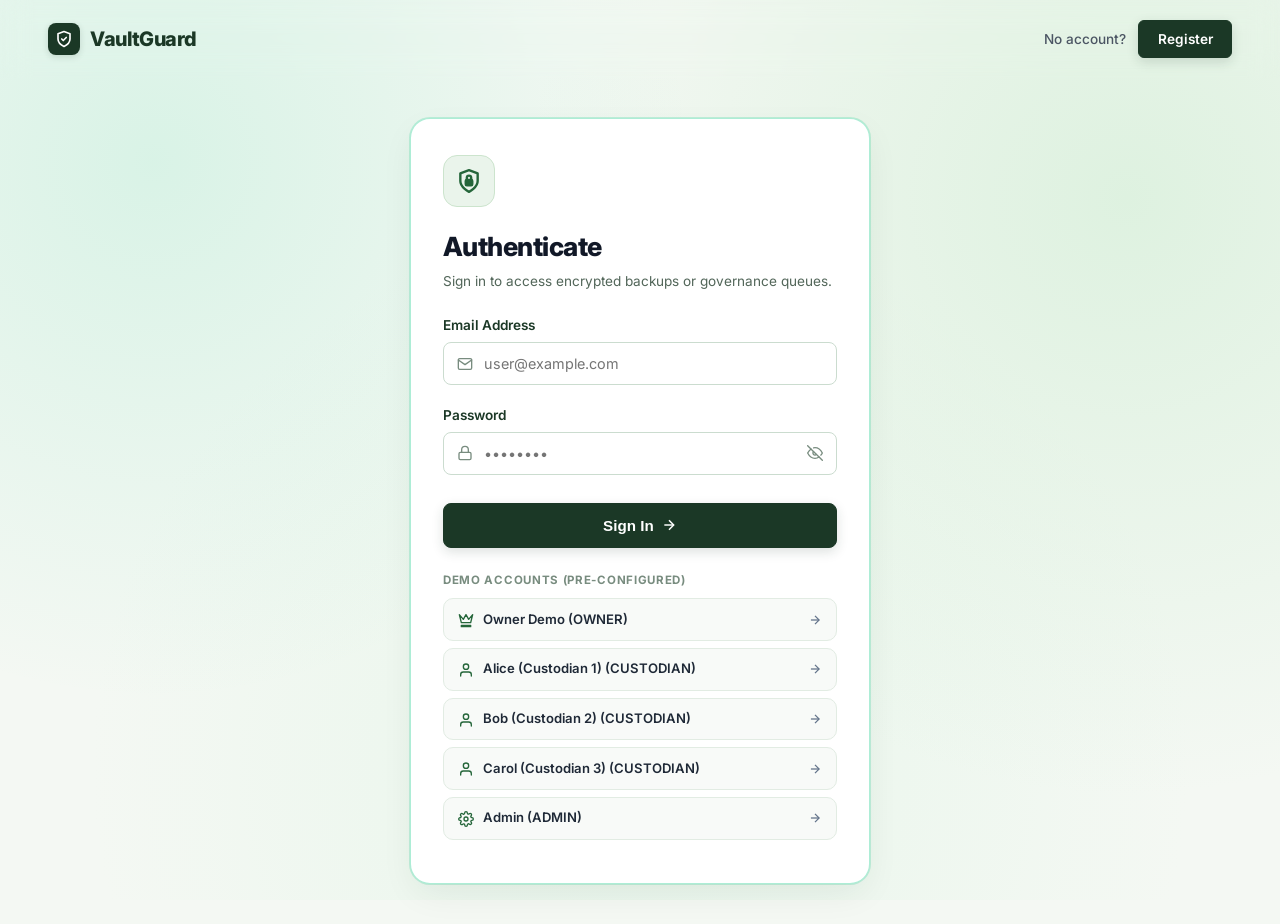
<file: frontend/login.html>
<!DOCTYPE html>
<html lang="en">
<head>
  <meta charset="UTF-8">
  <meta name="viewport" content="width=device-width, initial-scale=1.0">
  <title>Authenticate — VaultGuard</title>
  <link rel="preconnect" href="https://fonts.googleapis.com">
  <link rel="preconnect" href="https://fonts.gstatic.com" crossorigin>
  <link href="https://fonts.googleapis.com/css2?family=Inter:wght@400;500;600;700;800;900&family=JetBrains+Mono:wght@400;600&display=swap" rel="stylesheet">
  <link rel="stylesheet" href="assets/css/styles.css?v=2.0">
</head>
<body>
  <!-- Navbar -->
  <nav class="navbar" style="background: transparent; border-bottom: none; padding: 1.25rem 3rem;">
    <a href="index.html" class="brand">
      <div class="brand-icon">
        <svg style="width: 18px; height: 18px; fill: none; stroke: #ffffff; stroke-width: 2.2; stroke-linecap: round; stroke-linejoin: round;" viewBox="0 0 24 24">
          <path d="M12 22s8-4 8-10V5l-8-3-8 3v7c0 6 8 10 8 10z"></path>
          <path d="M9 12l2 2 4-4"></path>
        </svg>
      </div>
      <span>VaultGuard</span>
    </a>
    <div class="nav-right">
      <span style="font-size: 0.85rem; color: #4b5563; font-weight: 500;">No account?</span>
      <a href="register.html" class="btn btn-primary btn-sm" style="padding: 0.5rem 1.15rem; font-size: 0.85rem;">Register</a>
    </div>
  </nav>

  <main class="auth-page-wrapper">
    <!-- Center Authentication Card -->
    <div class="auth-center-card">
      <div class="auth-header-badge">
        <svg style="width: 26px; height: 26px; fill: none; stroke: currentColor; stroke-width: 2.2; stroke-linecap: round; stroke-linejoin: round;" viewBox="0 0 24 24">
          <path d="M12 22s8-4 8-10V5l-8-3-8 3v7c0 6 8 10 8 10z"></path>
          <rect x="9" y="11" width="6" height="5" rx="1" fill="currentColor"></rect>
          <path d="M10 11V9a2 2 0 1 1 4 0v2"></path>
        </svg>
      </div>

      <h1 class="auth-title">Authenticate</h1>
      <p class="auth-desc">Sign in to access encrypted backups or governance queues.</p>

      <form id="login-form">
        <div class="form-group">
          <label class="form-label" for="email">Email Address</label>
          <div class="input-with-icon">
            <span class="input-icon">
              <svg class="icon-svg" viewBox="0 0 24 24"><path d="M4 4h16c1.1 0 2 .9 2 2v12c0 1.1-.9 2-2 2H4c-1.1 0-2-.9-2-2V6c0-1.1.9-2 2-2z"></path><polyline points="22,6 12,13 2,6"></polyline></svg>
            </span>
            <input type="email" id="email" class="form-control has-icon" placeholder="user@example.com" required autocomplete="email">
          </div>
        </div>

        <div class="form-group">
          <label class="form-label" for="password">Password</label>
          <div class="input-with-icon">
            <span class="input-icon">
              <svg class="icon-svg" viewBox="0 0 24 24"><rect x="3" y="11" width="18" height="11" rx="2" ry="2"></rect><path d="M7 11V7a5 5 0 0 1 10 0v4"></path></svg>
            </span>
            <input type="password" id="password" class="form-control has-icon" placeholder="••••••••" required autocomplete="current-password">
            <button type="button" id="toggle-password-btn" style="position: absolute; right: 0.85rem; background: none; border: none; color: var(--text-muted); cursor: pointer; display: flex; align-items: center;">
              <svg class="icon-svg" viewBox="0 0 24 24"><path d="M17.94 17.94A10.07 10.07 0 0 1 12 20c-7 0-11-8-11-8a18.45 18.45 0 0 1 5.06-5.94M9.9 4.24A9.12 9.12 0 0 1 12 4c7 0 11 8 11 8a18.5 18.5 0 0 1-2.16 3.19m-6.72-1.07a3 3 0 1 1-4.24-4.24"></path><line x1="1" y1="1" x2="23" y2="23"></line></svg>
            </button>
          </div>
        </div>

        <button type="submit" class="btn btn-primary" style="width: 100%; padding: 0.8rem; font-size: 0.95rem; margin-top: 0.5rem; margin-bottom: 1.5rem;">
          <span>Sign In</span>
          <svg style="width: 16px; height: 16px; stroke: currentColor; fill: none; stroke-width: 2.2;" viewBox="0 0 24 24">
            <line x1="5" y1="12" x2="19" y2="12"></line>
            <polyline points="12 5 19 12 12 19"></polyline>
          </svg>
        </button>
      </form>

      <!-- Pre-Configured Demo Accounts -->
      <div>
        <div style="font-size: 0.72rem; font-weight: 700; color: var(--text-muted); text-transform: uppercase; letter-spacing: 0.06em; margin-bottom: 0.6rem;">
          DEMO ACCOUNTS (PRE-CONFIGURED)
        </div>
        <div id="demo-account-list">
          <!-- Populated by auth.js -->
        </div>
      </div>
    </div>
  </main>

  <script src="assets/js/config.js"></script>
  <script src="assets/js/api.js"></script>
  <script src="assets/js/auth.js"></script>
  <script>
    // Password visibility toggle
    document.getElementById("toggle-password-btn")?.addEventListener("click", () => {
      const pwdInput = document.getElementById("password");
      if (pwdInput.type === "password") {
        pwdInput.type = "text";
      } else {
        pwdInput.type = "password";
      }
    });
  </script>
</body>
</html>
</file>
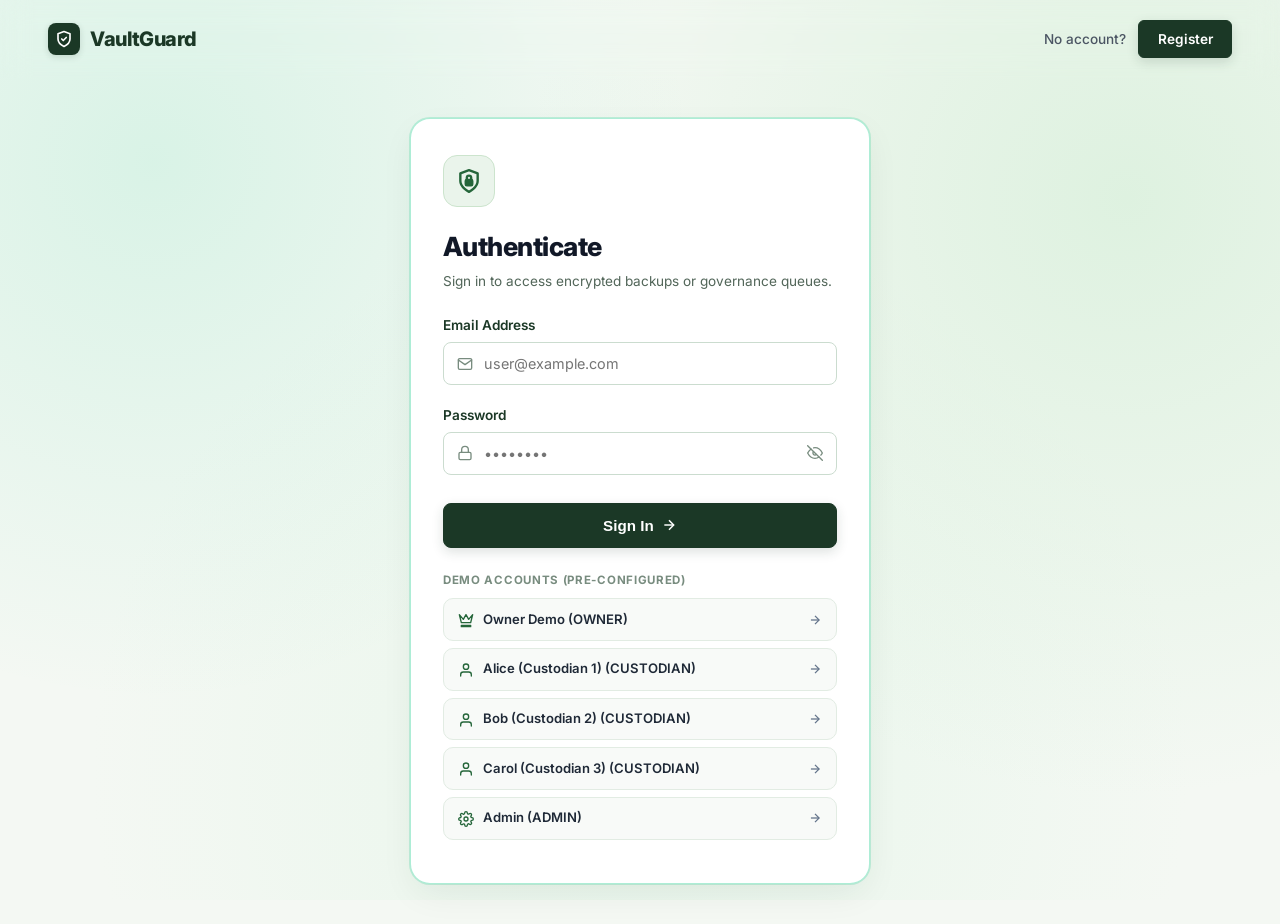
<file: frontend/recovery.html>
<!DOCTYPE html>
<html lang="en">
<head>
  <meta charset="UTF-8">
  <meta name="viewport" content="width=device-width, initial-scale=1.0">
  <title>Recovery Tracker — VaultGuard</title>
  <link rel="preconnect" href="https://fonts.googleapis.com">
  <link rel="preconnect" href="https://fonts.gstatic.com" crossorigin>
  <link href="https://fonts.googleapis.com/css2?family=Inter:wght@400;500;600;700;800;900&family=JetBrains+Mono:wght@400;600&display=swap" rel="stylesheet">
  <link rel="stylesheet" href="assets/css/styles.css?v=2.0">
</head>
<body>
  <nav class="navbar">
    <a href="index.html" class="brand">
      <div class="brand-icon">
        <svg style="width: 18px; height: 18px; fill: none; stroke: #ffffff; stroke-width: 2.2; stroke-linecap: round; stroke-linejoin: round;" viewBox="0 0 24 24">
          <path d="M12 22s8-4 8-10V5l-8-3-8 3v7c0 6 8 10 8 10z"></path>
          <path d="M9 12l2 2 4-4"></path>
        </svg>
      </div>
      <span>VaultGuard</span>
    </a>
    <ul class="nav-links" id="navbar-links">
      <!-- Injected by api.js -->
    </ul>
    <div class="nav-right" id="navbar-right">
      <!-- Injected by api.js -->
    </div>
  </nav>

  <main class="container">
    <div class="page-header">
      <div>
        <h1 class="page-title">File Recovery & Restoration</h1>
        <p class="page-subtitle">
          Track custodian quorum progress and restore decrypted files upon 2-of-3 threshold authorization.
        </p>
      </div>
    </div>

    <div class="card">
      <div class="card-header">
        <h2 class="card-title">Recovery Requests Queue</h2>
      </div>

      <div class="table-responsive">
        <table class="table">
          <thead>
            <tr>
              <th>Target Backup & Justification</th>
              <th>Status & Quorum</th>
              <th>Custodian Decisions</th>
              <th>Requested</th>
              <th>Action</th>
            </tr>
          </thead>
          <tbody id="recovery-tbody">
            <!-- Filled by recovery.js -->
          </tbody>
        </table>
      </div>

      <div id="recovery-empty-state" style="display: none; text-align: center; padding: 3.5rem 1rem;">
        <h3 style="color: var(--brand-dark); margin-bottom: 0.5rem; font-size: 1.15rem;">No recovery requests active</h3>
        <p style="color: var(--text-muted); font-size: 0.9rem;">
          Submit a recovery request from any backup's inspector page to trigger custodian review.
        </p>
      </div>
    </div>
  </main>

  <script src="assets/js/config.js"></script>
  <script src="assets/js/api.js"></script>
  <script src="assets/js/recovery.js"></script>
</body>
</html>
</file>
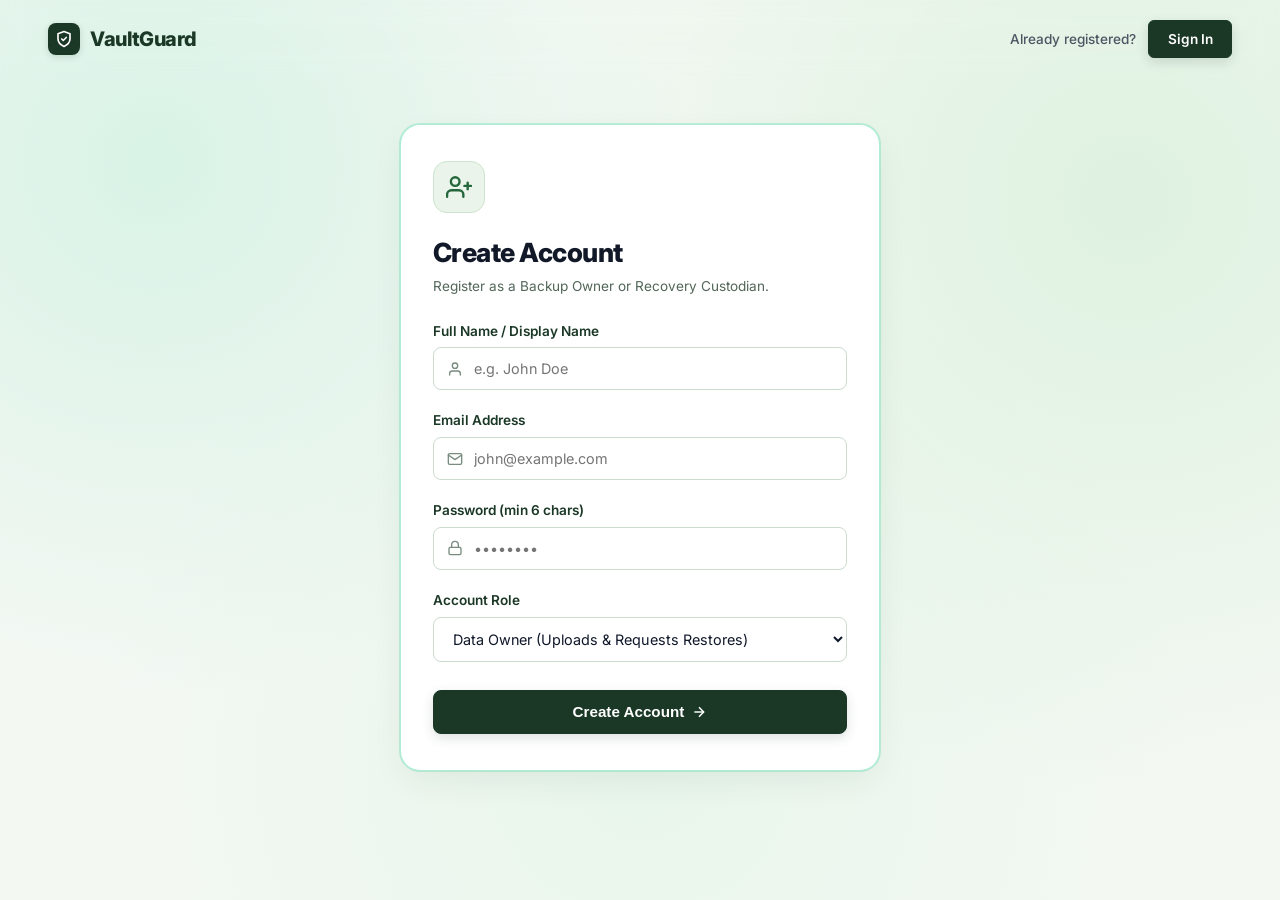
<file: frontend/register.html>
<!DOCTYPE html>
<html lang="en">
<head>
  <meta charset="UTF-8">
  <meta name="viewport" content="width=device-width, initial-scale=1.0">
  <title>Register — VaultGuard</title>
  <link rel="preconnect" href="https://fonts.googleapis.com">
  <link rel="preconnect" href="https://fonts.gstatic.com" crossorigin>
  <link href="https://fonts.googleapis.com/css2?family=Inter:wght@400;500;600;700;800;900&family=JetBrains+Mono:wght@400;600&display=swap" rel="stylesheet">
  <link rel="stylesheet" href="assets/css/styles.css?v=2.0">
</head>
<body>
  <!-- Navbar -->
  <nav class="navbar" style="background: transparent; border-bottom: none; padding: 1.25rem 3rem;">
    <a href="index.html" class="brand">
      <div class="brand-icon">
        <svg style="width: 18px; height: 18px; fill: none; stroke: #ffffff; stroke-width: 2.2; stroke-linecap: round; stroke-linejoin: round;" viewBox="0 0 24 24">
          <path d="M12 22s8-4 8-10V5l-8-3-8 3v7c0 6 8 10 8 10z"></path>
          <path d="M9 12l2 2 4-4"></path>
        </svg>
      </div>
      <span>VaultGuard</span>
    </a>
    <div class="nav-right">
      <span style="font-size: 0.85rem; color: #4b5563; font-weight: 500;">Already registered?</span>
      <a href="login.html" class="btn btn-primary btn-sm" style="padding: 0.5rem 1.15rem; font-size: 0.85rem;">Sign In</a>
    </div>
  </nav>

  <main class="auth-page-wrapper">
    <div class="auth-center-card" style="max-width: 480px;">
      <div class="auth-header-badge">
        <svg style="width: 26px; height: 26px; fill: none; stroke: currentColor; stroke-width: 2.2; stroke-linecap: round; stroke-linejoin: round;" viewBox="0 0 24 24">
          <path d="M16 21v-2a4 4 0 0 0-4-4H5a4 4 0 0 0-4 4v2"></path>
          <circle cx="8.5" cy="7" r="4"></circle>
          <line x1="20" y1="8" x2="20" y2="14"></line>
          <line x1="23" y1="11" x2="17" y2="11"></line>
        </svg>
      </div>

      <h1 class="auth-title">Create Account</h1>
      <p class="auth-desc">Register as a Backup Owner or Recovery Custodian.</p>

      <form id="register-form">
        <div class="form-group">
          <label class="form-label" for="display_name">Full Name / Display Name</label>
          <div class="input-with-icon">
            <span class="input-icon">
              <svg class="icon-svg" viewBox="0 0 24 24"><path d="M20 21v-2a4 4 0 0 0-4-4H8a4 4 0 0 0-4 4v2"></path><circle cx="12" cy="7" r="4"></circle></svg>
            </span>
            <input type="text" id="display_name" class="form-control has-icon" placeholder="e.g. John Doe" required autocomplete="name">
          </div>
        </div>

        <div class="form-group">
          <label class="form-label" for="email">Email Address</label>
          <div class="input-with-icon">
            <span class="input-icon">
              <svg class="icon-svg" viewBox="0 0 24 24"><path d="M4 4h16c1.1 0 2 .9 2 2v12c0 1.1-.9 2-2 2H4c-1.1 0-2-.9-2-2V6c0-1.1.9-2 2-2z"></path><polyline points="22,6 12,13 2,6"></polyline></svg>
            </span>
            <input type="email" id="email" class="form-control has-icon" placeholder="john@example.com" required autocomplete="email">
          </div>
        </div>

        <div class="form-group">
          <label class="form-label" for="password">Password (min 6 chars)</label>
          <div class="input-with-icon">
            <span class="input-icon">
              <svg class="icon-svg" viewBox="0 0 24 24"><rect x="3" y="11" width="18" height="11" rx="2" ry="2"></rect><path d="M7 11V7a5 5 0 0 1 10 0v4"></path></svg>
            </span>
            <input type="password" id="password" class="form-control has-icon" placeholder="••••••••" required minlength="6" autocomplete="new-password">
          </div>
        </div>

        <div class="form-group">
          <label class="form-label" for="role">Account Role</label>
          <select id="role" class="form-control" required style="cursor: pointer;">
            <option value="OWNER">Data Owner (Uploads & Requests Restores)</option>
            <option value="CUSTODIAN">Security Custodian (Reviews & Approves Restores)</option>
          </select>
        </div>

        <button type="submit" class="btn btn-primary" style="width: 100%; padding: 0.8rem; font-size: 0.95rem; margin-top: 0.5rem;">
          <span>Create Account</span>
          <svg style="width: 16px; height: 16px; stroke: currentColor; fill: none; stroke-width: 2.2;" viewBox="0 0 24 24">
            <line x1="5" y1="12" x2="19" y2="12"></line>
            <polyline points="12 5 19 12 12 19"></polyline>
          </svg>
        </button>
      </form>
    </div>
  </main>

  <script src="assets/js/config.js"></script>
  <script src="assets/js/api.js"></script>
  <script src="assets/js/auth.js"></script>
</body>
</html>
</file>
<file: frontend/assets/css/styles.css>
/* ==========================================================================
   VaultGuard — Complete Unified Sage/Forest Green Design System
   ========================================================================== */

:root {
  /* Core Backgrounds */
  --bg-page: #f4f8f3;
  --bg-page-subtle: #ebf3eb;
  --bg-card: #ffffff;
  --bg-card-glass: rgba(255, 255, 255, 0.92);
  --bg-input: #ffffff;
  --bg-hover: #f1f7f1;
  --bg-accent-soft: #eaf4eb;

  /* Borders & Glows */
  --border-subtle: #dbe8dc;
  --border-mid: #cbdccf;
  --border-focus: #25663a;
  --border-glow: rgba(52, 211, 153, 0.35);

  /* Forest Green Brand Colors */
  --brand-dark: #1b3826;
  --brand-dark-hover: #132b1d;
  --brand-green: #25663a;
  --brand-mint: #34d399;
  --brand-emerald: #10b981;

  /* Typography */
  --text-dark: #0f172a;
  --text-primary: #1e293b;
  --text-secondary: #526659;
  --text-muted: #788c7f;
  --text-light: #94a3b8;

  /* Shadows */
  --shadow-sm: 0 1px 3px rgba(27, 56, 38, 0.05);
  --shadow-md: 0 6px 20px -2px rgba(27, 56, 38, 0.06), 0 2px 6px -1px rgba(0, 0, 0, 0.03);
  --shadow-lg: 0 15px 35px -5px rgba(27, 56, 38, 0.08), 0 0 0 1px rgba(52, 211, 153, 0.15);
  --shadow-glow: 0 0 25px rgba(52, 211, 153, 0.2);

  /* Radii */
  --radius-sm: 8px;
  --radius-md: 12px;
  --radius-lg: 18px;
  --radius-full: 9999px;

  /* Fonts */
  --font-sans: 'Inter', -apple-system, BlinkMacSystemFont, "Segoe UI", Roboto, sans-serif;
  --font-mono: 'JetBrains Mono', monospace, Consolas;
}

* {
  margin: 0;
  padding: 0;
  box-sizing: border-box;
}

body {
  font-family: var(--font-sans);
  background-color: var(--bg-page);
  background-image: 
    radial-gradient(circle at 12% 18%, rgba(52, 211, 153, 0.14) 0%, transparent 40%),
    radial-gradient(circle at 88% 22%, rgba(200, 235, 205, 0.5) 0%, transparent 45%),
    radial-gradient(circle at 50% 85%, rgba(225, 245, 230, 0.6) 0%, transparent 55%);
  background-attachment: fixed;
  color: var(--text-primary);
  line-height: 1.5;
  min-height: 100vh;
  display: flex;
  flex-direction: column;
  -webkit-font-smoothing: antialiased;
}

code, pre, .font-mono {
  font-family: var(--font-mono);
}

a {
  color: var(--brand-green);
  text-decoration: none;
  transition: all 0.15s ease;
}

a:hover {
  color: var(--brand-dark);
}

/* ==========================================================================
   Landing Header & Navigation
   ========================================================================== */
.landing-nav {
  display: flex;
  align-items: center;
  justify-content: space-between;
  padding: 1.25rem 3.5rem;
  max-width: 1440px;
  margin: 0 auto;
  width: 100%;
}

.landing-brand {
  display: flex;
  align-items: center;
  gap: 0.65rem;
  font-size: 1.35rem;
  font-weight: 800;
  color: var(--brand-dark);
  letter-spacing: -0.03em;
  text-decoration: none;
}

.landing-brand-icon {
  width: 38px;
  height: 38px;
  background: var(--brand-dark);
  border-radius: 10px;
  display: flex;
  align-items: center;
  justify-content: center;
  color: #fff;
  box-shadow: 0 4px 10px rgba(27, 56, 38, 0.2);
}

.landing-menu {
  display: flex;
  align-items: center;
  gap: 2.25rem;
  list-style: none;
  margin: 0;
  padding: 0;
}

.landing-menu-item a {
  color: #4b5563;
  font-size: 0.95rem;
  font-weight: 500;
  padding: 0.4rem 0;
  position: relative;
  text-decoration: none;
}

.landing-menu-item a:hover {
  color: var(--brand-dark);
}

.landing-menu-item a.active {
  color: var(--brand-dark);
  font-weight: 700;
}

.landing-menu-item a.active::after {
  content: '';
  position: absolute;
  bottom: -2px;
  left: 0;
  width: 100%;
  height: 2.5px;
  background-color: var(--brand-green);
  border-radius: 2px;
}

.landing-auth-btns {
  display: flex;
  align-items: center;
  gap: 0.85rem;
}

.btn-landing-signin {
  padding: 0.6rem 1.4rem;
  border: 1px solid #d1d5db;
  border-radius: 8px;
  font-weight: 600;
  font-size: 0.9rem;
  color: #1f2937;
  background: #ffffff;
  transition: all 0.2s;
  text-decoration: none;
  box-shadow: 0 1px 3px rgba(0, 0, 0, 0.04);
}

.btn-landing-signin:hover {
  background: #f9fafb;
  border-color: #9ca3af;
}

.btn-landing-getstarted {
  padding: 0.6rem 1.4rem;
  border-radius: 8px;
  font-weight: 600;
  font-size: 0.9rem;
  background: var(--brand-dark);
  color: #ffffff;
  display: inline-flex;
  align-items: center;
  gap: 0.4rem;
  transition: all 0.2s;
  box-shadow: 0 4px 12px rgba(27, 56, 38, 0.15);
  text-decoration: none;
}

.btn-landing-getstarted:hover {
  background: var(--brand-dark-hover);
  transform: translateY(-1px);
}

/* ==========================================================================
   Landing Hero Section
   ========================================================================== */
.landing-hero-container {
  max-width: 1440px;
  margin: 0 auto;
  padding: 2rem 3.5rem 3.5rem 3.5rem;
  display: grid;
  grid-template-columns: 1.05fr 1fr;
  gap: 2.5rem;
  align-items: center;
}

.hero-pill-badge {
  display: inline-flex;
  align-items: center;
  gap: 0.45rem;
  background: #eaf4eb;
  border: 1px solid #cce4cd;
  color: var(--brand-dark);
  padding: 0.35rem 0.85rem;
  border-radius: 30px;
  font-size: 0.8rem;
  font-weight: 700;
  margin-bottom: 1.25rem;
}

.hero-title {
  font-size: 3.35rem;
  font-weight: 900;
  line-height: 1.12;
  letter-spacing: -0.04em;
  color: #111827;
  margin-bottom: 1.25rem;
}

.hero-title .text-highlight {
  color: var(--brand-green);
}

.hero-description {
  font-size: 1.05rem;
  line-height: 1.65;
  color: #4b5563;
  margin-bottom: 2rem;
  max-width: 560px;
}

.hero-cta-group {
  display: flex;
  align-items: center;
  gap: 1rem;
  margin-bottom: 2.5rem;
}

.btn-hero-primary {
  background: var(--brand-dark);
  color: #ffffff;
  padding: 0.85rem 1.85rem;
  border-radius: 8px;
  font-weight: 700;
  font-size: 1rem;
  display: inline-flex;
  align-items: center;
  gap: 0.5rem;
  box-shadow: 0 4px 14px rgba(27, 56, 38, 0.25);
  transition: all 0.2s;
  text-decoration: none;
}

.btn-hero-primary:hover {
  background: var(--brand-dark-hover);
  transform: translateY(-1px);
}

.btn-hero-outline {
  background: #ffffff;
  color: #1f2937;
  border: 1px solid #d1d5db;
  padding: 0.85rem 1.65rem;
  border-radius: 8px;
  font-weight: 600;
  font-size: 1rem;
  display: inline-flex;
  align-items: center;
  gap: 0.5rem;
  box-shadow: 0 2px 6px rgba(0, 0, 0, 0.04);
  transition: all 0.2s;
  text-decoration: none;
}

.btn-hero-outline:hover {
  background: #f9fafb;
  border-color: #9ca3af;
}

/* ==========================================================================
   Landing Feature Cards (4 Cards at Bottom)
   ========================================================================== */
.landing-feature-grid {
  max-width: 1440px;
  margin: 0 auto;
  padding: 0 3.5rem 3rem 3.5rem;
  display: grid;
  grid-template-columns: repeat(4, 1fr);
  gap: 1.25rem;
}

.landing-feat-card {
  background: #ffffff;
  border: 1px solid rgba(0, 0, 0, 0.06);
  border-radius: 14px;
  padding: 1.35rem 1.25rem;
  display: flex;
  align-items: flex-start;
  gap: 0.9rem;
  box-shadow: 0 4px 20px -2px rgba(27, 56, 38, 0.04);
  transition: transform 0.2s, box-shadow 0.2s;
}

.landing-feat-card:hover {
  transform: translateY(-2px);
  box-shadow: 0 8px 25px -4px rgba(27, 56, 38, 0.08);
}

.feat-icon-circle {
  width: 44px;
  height: 44px;
  border-radius: 12px;
  display: flex;
  align-items: center;
  justify-content: center;
  flex-shrink: 0;
}

.feat-icon-circle.green { background: #eaf5eb; color: #1e5230; }
.feat-icon-circle.mint { background: #dcfce7; color: #15803d; }
.feat-icon-circle.peach { background: #faede6; color: #8a482b; }
.feat-icon-circle.olive { background: #eaf0e6; color: #3b5030; }

.feat-content h3 {
  font-size: 0.95rem;
  font-weight: 700;
  color: #111827;
  margin-bottom: 0.25rem;
}

.feat-content p {
  font-size: 0.8rem;
  color: #6b7280;
  line-height: 1.45;
}

.landing-scroll-explore {
  display: flex;
  flex-direction: column;
  align-items: center;
  gap: 0.25rem;
  margin: 0.5rem auto 3rem auto;
  color: #4b6352;
  font-size: 0.85rem;
  font-weight: 600;
  cursor: pointer;
  transition: opacity 0.2s;
}

.landing-scroll-explore:hover {
  opacity: 0.75;
}

/* ==========================================================================
   Console Application Navigation & Shared UI
   ========================================================================== */
.navbar {
  background: rgba(255, 255, 255, 0.85);
  backdrop-filter: blur(14px);
  border-bottom: 1px solid var(--border-subtle);
  position: sticky;
  top: 0;
  z-index: 50;
  padding: 0.9rem 2.5rem;
  display: flex;
  align-items: center;
  justify-content: space-between;
}

.brand {
  display: flex;
  align-items: center;
  gap: 0.65rem;
  font-size: 1.25rem;
  font-weight: 800;
  color: var(--brand-dark);
  letter-spacing: -0.03em;
  text-decoration: none;
}

.brand-icon {
  width: 32px;
  height: 32px;
  background: var(--brand-dark);
  color: #ffffff;
  border-radius: 8px;
  display: flex;
  align-items: center;
  justify-content: center;
  font-weight: 900;
  font-size: 0.85rem;
  box-shadow: 0 2px 6px rgba(27, 56, 38, 0.15);
}

.nav-links {
  display: flex;
  align-items: center;
  gap: 0.75rem;
  list-style: none;
  margin: 0;
  padding: 0;
}

.nav-link {
  color: #4b5563;
  font-size: 0.9rem;
  font-weight: 500;
  padding: 0.45rem 0.9rem;
  border-radius: 8px;
  transition: all 0.15s ease;
  display: flex;
  align-items: center;
  gap: 0.4rem;
  text-decoration: none;
}

.nav-link:hover, .nav-link.active {
  color: var(--brand-dark);
  background: var(--bg-accent-soft);
  font-weight: 600;
}

.nav-right {
  display: flex;
  align-items: center;
  gap: 0.75rem;
}

.user-pill {
  display: flex;
  align-items: center;
  gap: 0.6rem;
  background: #ffffff;
  border: 1px solid var(--border-subtle);
  padding: 0.35rem 0.85rem;
  border-radius: 20px;
  box-shadow: var(--shadow-sm);
}

.user-avatar {
  width: 22px;
  height: 22px;
  border-radius: 50%;
  background: var(--bg-accent-soft);
  color: var(--brand-green);
  display: flex;
  align-items: center;
  justify-content: center;
  font-size: 0.75rem;
  font-weight: 700;
}

.container {
  max-width: 1200px;
  margin: 0 auto;
  padding: 2.5rem 2rem;
  width: 100%;
  flex: 1;
}

.page-header {
  margin-bottom: 2rem;
  display: flex;
  justify-content: space-between;
  align-items: flex-end;
  border-bottom: 1px solid var(--border-subtle);
  padding-bottom: 1.25rem;
}

.page-title {
  font-size: 1.65rem;
  font-weight: 800;
  color: var(--brand-dark);
  letter-spacing: -0.02em;
}

.page-subtitle {
  color: var(--text-secondary);
  font-size: 0.9rem;
  margin-top: 0.25rem;
}

.card {
  background: var(--bg-card);
  border: 1px solid var(--border-subtle);
  border-radius: var(--radius-lg);
  padding: 1.75rem;
  box-shadow: var(--shadow-md);
  transition: box-shadow 0.2s, border-color 0.2s;
}

.card:hover {
  box-shadow: var(--shadow-lg);
  border-color: var(--border-mid);
}

.card-header {
  display: flex;
  justify-content: space-between;
  align-items: center;
  margin-bottom: 1.25rem;
}

.card-title {
  font-size: 1.05rem;
  font-weight: 700;
  color: var(--brand-dark);
}

.stat-grid {
  display: grid;
  grid-template-columns: repeat(auto-fit, minmax(240px, 1fr));
  gap: 1.25rem;
  margin-bottom: 2rem;
}

.stat-card {
  background: var(--bg-card);
  border: 1px solid var(--border-subtle);
  border-radius: var(--radius-md);
  padding: 1.35rem 1.25rem;
  display: flex;
  align-items: center;
  gap: 1rem;
  box-shadow: var(--shadow-sm);
  transition: transform 0.15s, box-shadow 0.15s;
}

.stat-card:hover {
  transform: translateY(-2px);
  box-shadow: var(--shadow-md);
}

.stat-icon {
  width: 48px;
  height: 48px;
  border-radius: 12px;
  display: flex;
  align-items: center;
  justify-content: center;
  flex-shrink: 0;
}

.stat-icon.green { background: #eaf5eb; color: #1e5230; }
.stat-icon.mint { background: #dcfce7; color: #15803d; }
.stat-icon.peach { background: #faede6; color: #8a482b; }
.stat-icon.olive { background: #eaf0e6; color: #3b5030; }

.stat-val {
  font-size: 1.6rem;
  font-weight: 800;
  color: var(--brand-dark);
  line-height: 1.15;
}

.stat-label {
  color: var(--text-muted);
  font-size: 0.75rem;
  text-transform: uppercase;
  letter-spacing: 0.05em;
  font-weight: 700;
}

.btn {
  display: inline-flex;
  align-items: center;
  justify-content: center;
  gap: 0.45rem;
  padding: 0.65rem 1.25rem;
  font-size: 0.9rem;
  font-weight: 600;
  border-radius: var(--radius-sm);
  border: 1px solid transparent;
  cursor: pointer;
  transition: all 0.2s ease;
  text-decoration: none;
  white-space: nowrap;
}

.btn-primary {
  background: var(--brand-dark);
  color: #ffffff;
  border-color: var(--brand-dark);
  box-shadow: 0 4px 12px rgba(27, 56, 38, 0.15);
}

.btn-primary:hover {
  background: var(--brand-dark-hover);
  border-color: var(--brand-dark-hover);
  transform: translateY(-1px);
}

.btn-outline {
  background: #ffffff;
  border-color: #d1d5db;
  color: var(--text-primary);
  box-shadow: var(--shadow-sm);
}

.btn-outline:hover {
  background: var(--bg-hover);
  border-color: var(--brand-green);
  color: var(--brand-dark);
}

.btn-danger {
  background: #fff1f2;
  border-color: #fecdd3;
  color: #be123c;
}

.btn-danger:hover {
  background: #ffe4e6;
  border-color: #fda4af;
}

.btn-sm {
  padding: 0.4rem 0.8rem;
  font-size: 0.8rem;
  border-radius: 6px;
}

.form-group {
  margin-bottom: 1.25rem;
}

.form-label {
  display: block;
  font-size: 0.85rem;
  font-weight: 600;
  color: var(--brand-dark);
  margin-bottom: 0.4rem;
}

.input-with-icon {
  position: relative;
  display: flex;
  align-items: center;
}

.input-icon {
  position: absolute;
  left: 0.85rem;
  color: var(--text-muted);
  pointer-events: none;
  display: flex;
  align-items: center;
}

.form-control {
  width: 100%;
  padding: 0.75rem 0.95rem;
  background: #ffffff;
  border: 1px solid var(--border-mid);
  border-radius: var(--radius-sm);
  color: var(--text-dark);
  font-size: 0.9rem;
  font-family: inherit;
  transition: border-color 0.15s, box-shadow 0.15s;
}

.form-control.has-icon {
  padding-left: 2.5rem;
}

.form-control:focus {
  outline: none;
  border-color: var(--brand-green);
  box-shadow: 0 0 0 3px rgba(37, 102, 58, 0.12);
}

.badge {
  display: inline-flex;
  align-items: center;
  gap: 0.3rem;
  padding: 0.25rem 0.6rem;
  border-radius: var(--radius-full);
  font-size: 0.72rem;
  font-weight: 700;
  text-transform: uppercase;
  letter-spacing: 0.04em;
}

.badge-owner { background: #eaf5ec; color: #166534; border: 1px solid #cce8d0; }
.badge-custodian { background: #ecfdf5; color: #065f46; border: 1px solid #a7f3d0; }
.badge-admin { background: #f3f4f6; color: #374151; border: 1px solid #e5e7eb; }
.badge-success { background: #dcfce7; color: #15803d; border: 1px solid #86efac; }
.badge-pending { background: #fef3c7; color: #92400e; border: 1px solid #fde68a; }
.badge-danger { background: #fee2e2; color: #b91c1c; border: 1px solid #fca5a5; }
.badge-info { background: #e0f2fe; color: #0369a1; border: 1px solid #bae6fd; }

.table-responsive { overflow-x: auto; }
.table { width: 100%; border-collapse: collapse; text-align: left; font-size: 0.88rem; }
.table th { padding: 0.85rem 1rem; background: #f8faf8; color: var(--text-muted); font-weight: 700; font-size: 0.75rem; text-transform: uppercase; letter-spacing: 0.05em; border-bottom: 1px solid var(--border-subtle); }
.table td { padding: 0.95rem 1rem; border-bottom: 1px solid var(--border-subtle); color: var(--text-primary); vertical-align: middle; }
.table tr:hover td { background: var(--bg-hover); }

.modal-overlay { position: fixed; inset: 0; background: rgba(15, 23, 42, 0.45); backdrop-filter: blur(6px); display: none; align-items: center; justify-content: center; z-index: 100; padding: 1.5rem; }
.modal-overlay.active { display: flex; }
.modal-box { background: #ffffff; border: 1px solid var(--border-subtle); border-radius: var(--radius-lg); width: 100%; max-width: 500px; padding: 2rem; box-shadow: 0 20px 45px -10px rgba(27, 56, 38, 0.2); }
.modal-header { display: flex; justify-content: space-between; align-items: center; margin-bottom: 1.5rem; }
.modal-close { background: transparent; border: none; color: var(--text-muted); font-size: 1.5rem; cursor: pointer; }
.modal-close:hover { color: var(--brand-dark); }

.dropzone { border: 2px dashed #b8d4bc; border-radius: var(--radius-md); padding: 2.75rem 1.5rem; text-align: center; background: #f7faf7; cursor: pointer; transition: all 0.2s ease; }
.dropzone:hover, .dropzone.dragover { border-color: var(--brand-green); background: #eef7ee; }
.dropzone-icon { margin-bottom: 0.85rem; color: var(--brand-green); }

.hash-pill { font-family: var(--font-mono); font-size: 0.75rem; background: #eef4ee; border: 1px solid #d2e4d3; padding: 0.2rem 0.45rem; border-radius: 6px; color: #1e5230; display: inline-block; max-width: 140px; overflow: hidden; text-overflow: ellipsis; white-space: nowrap; }

.toast-container { position: fixed; bottom: 1.5rem; right: 1.5rem; display: flex; flex-direction: column; gap: 0.6rem; z-index: 200; }
.toast { padding: 0.85rem 1.25rem; border-radius: var(--radius-sm); font-size: 0.88rem; display: flex; align-items: center; gap: 0.6rem; background: #ffffff; border: 1px solid var(--border-subtle); color: var(--text-dark); box-shadow: 0 10px 30px rgba(27, 56, 38, 0.12); }
.toast-success { border-color: #86efac; color: #166534; background: #f0fdf4; }
.toast-error { border-color: #fca5a5; color: #991b1b; background: #fef2f2; }
.toast-info { border-color: #bae6fd; color: #075985; background: #f0f9ff; }

.auth-page-wrapper { max-width: 1300px; margin: 0 auto; padding: 2.5rem 2rem; width: 100%; display: flex; align-items: center; justify-content: center; gap: 3.5rem; min-height: 82vh; }
.auth-center-card { background: #ffffff; border: 1px solid rgba(52, 211, 153, 0.4); border-radius: 20px; width: 100%; max-width: 460px; padding: 2.25rem 2rem; box-shadow: 0 12px 35px -5px rgba(27, 56, 38, 0.08), 0 0 0 1px rgba(52, 211, 153, 0.25); position: relative; z-index: 2; }
.auth-header-badge { width: 52px; height: 52px; border-radius: 14px; background: #eaf4eb; border: 1px solid #cce4cd; color: var(--brand-green); display: flex; align-items: center; justify-content: center; margin-bottom: 1.25rem; }
.auth-title { font-size: 1.65rem; font-weight: 800; color: #111827; letter-spacing: -0.02em; }
.auth-desc { font-size: 0.85rem; color: var(--text-secondary); margin-top: 0.25rem; margin-bottom: 1.5rem; }
.demo-account-list-item { width: 100%; display: flex; align-items: center; justify-content: space-between; padding: 0.65rem 0.85rem; background: #f8faf8; border: 1px solid #e2ece3; border-radius: 10px; color: #1f2937; font-size: 0.82rem; font-weight: 600; cursor: pointer; transition: all 0.15s ease; margin-bottom: 0.45rem; }
.demo-account-list-item:hover { background: #eef7ef; border-color: #25663a; transform: translateX(2px); }
.demo-account-left { display: flex; align-items: center; gap: 0.6rem; }

.auth-side-decoration { display: flex; flex-direction: column; align-items: center; max-width: 240px; }
.side-decor-label { font-size: 0.75rem; font-weight: 700; letter-spacing: 0.25em; color: #4b6352; text-transform: uppercase; margin-top: 1.5rem; line-height: 1.8; text-align: center; }
.icon-svg { width: 16px; height: 16px; stroke: currentColor; stroke-width: 2; stroke-linecap: round; stroke-linejoin: round; fill: none; display: inline-block; vertical-align: middle; }

@media (max-width: 1024px) {
  .landing-hero-container { grid-template-columns: 1fr; text-align: center; }
  .hero-description { margin-left: auto; margin-right: auto; }
  .hero-cta-group { justify-content: center; }
  .landing-feature-grid { grid-template-columns: repeat(2, 1fr); }
  .auth-side-decoration { display: none; }
}

@media (max-width: 640px) {
  .landing-nav { padding: 1rem 1.5rem; }
  .landing-menu { display: none; }
  .landing-feature-grid { grid-template-columns: 1fr; }
  .hero-title { font-size: 2.5rem; }
}
</file>
